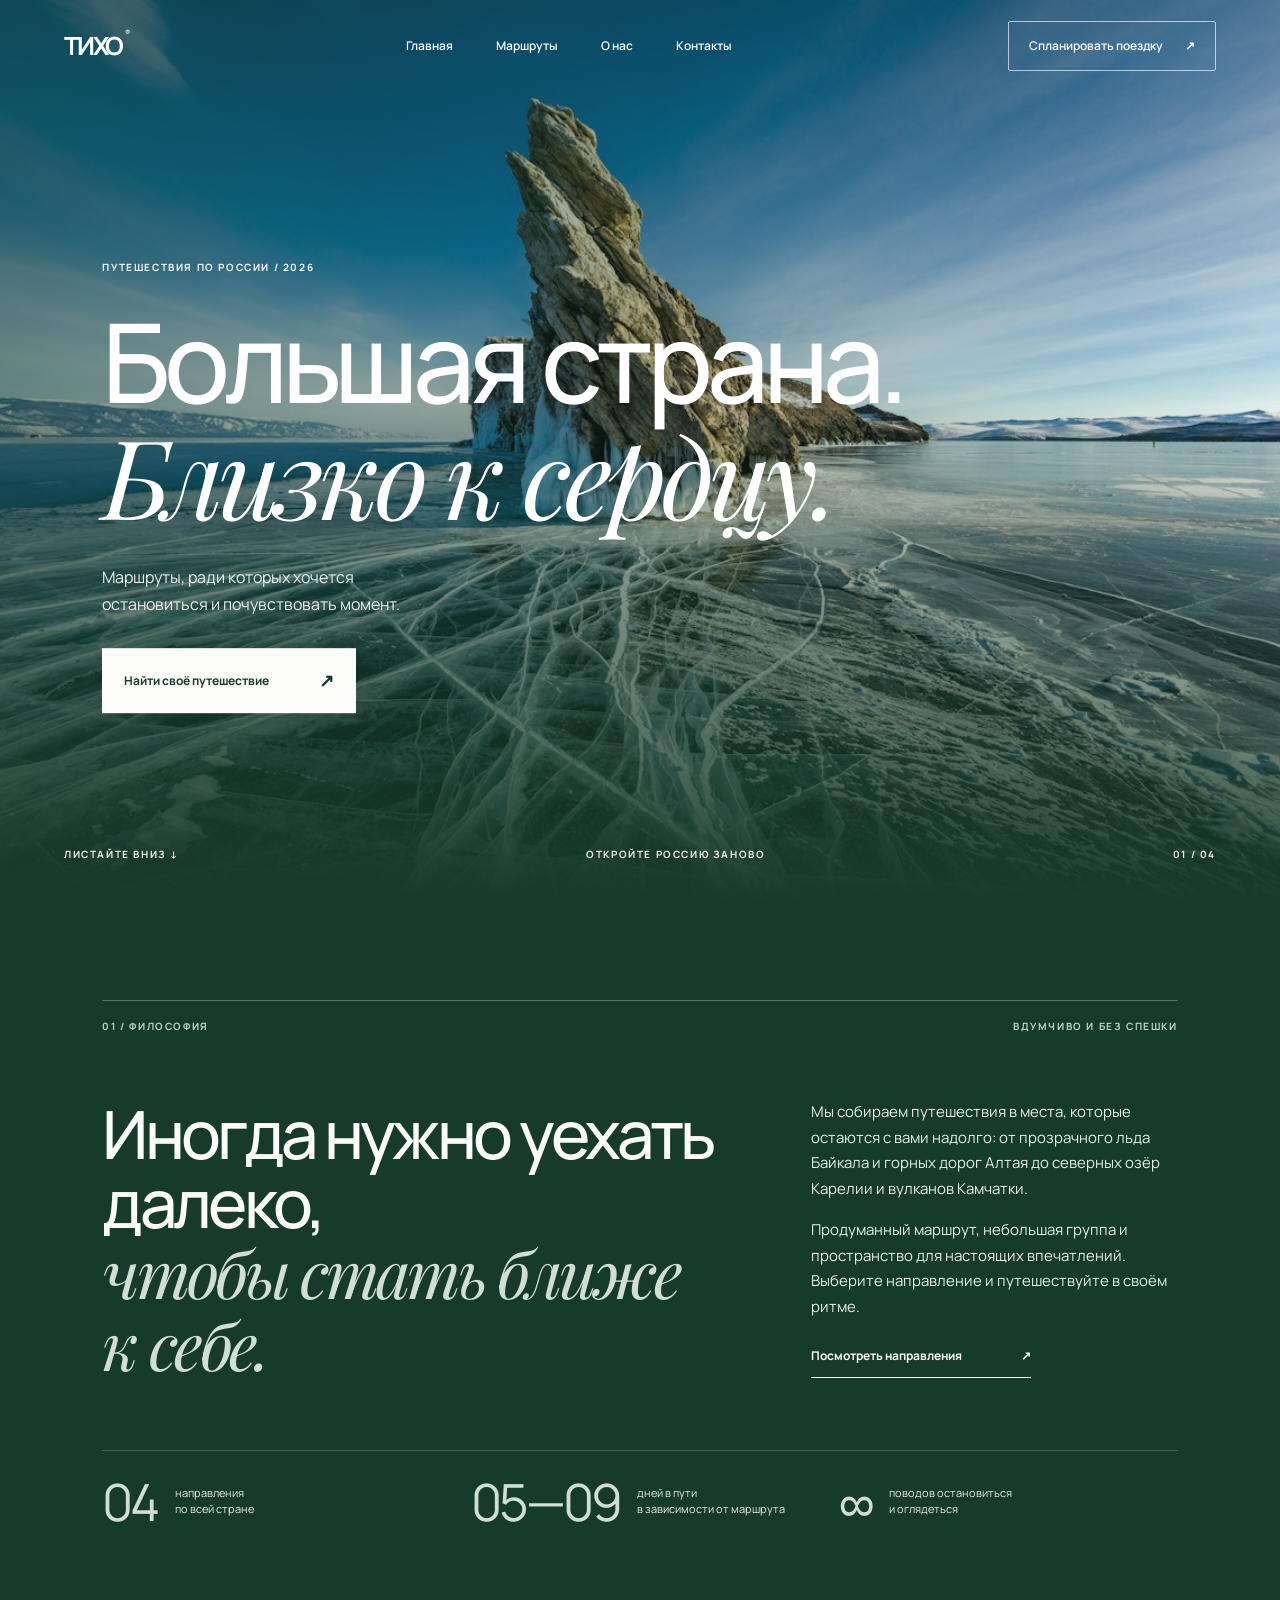
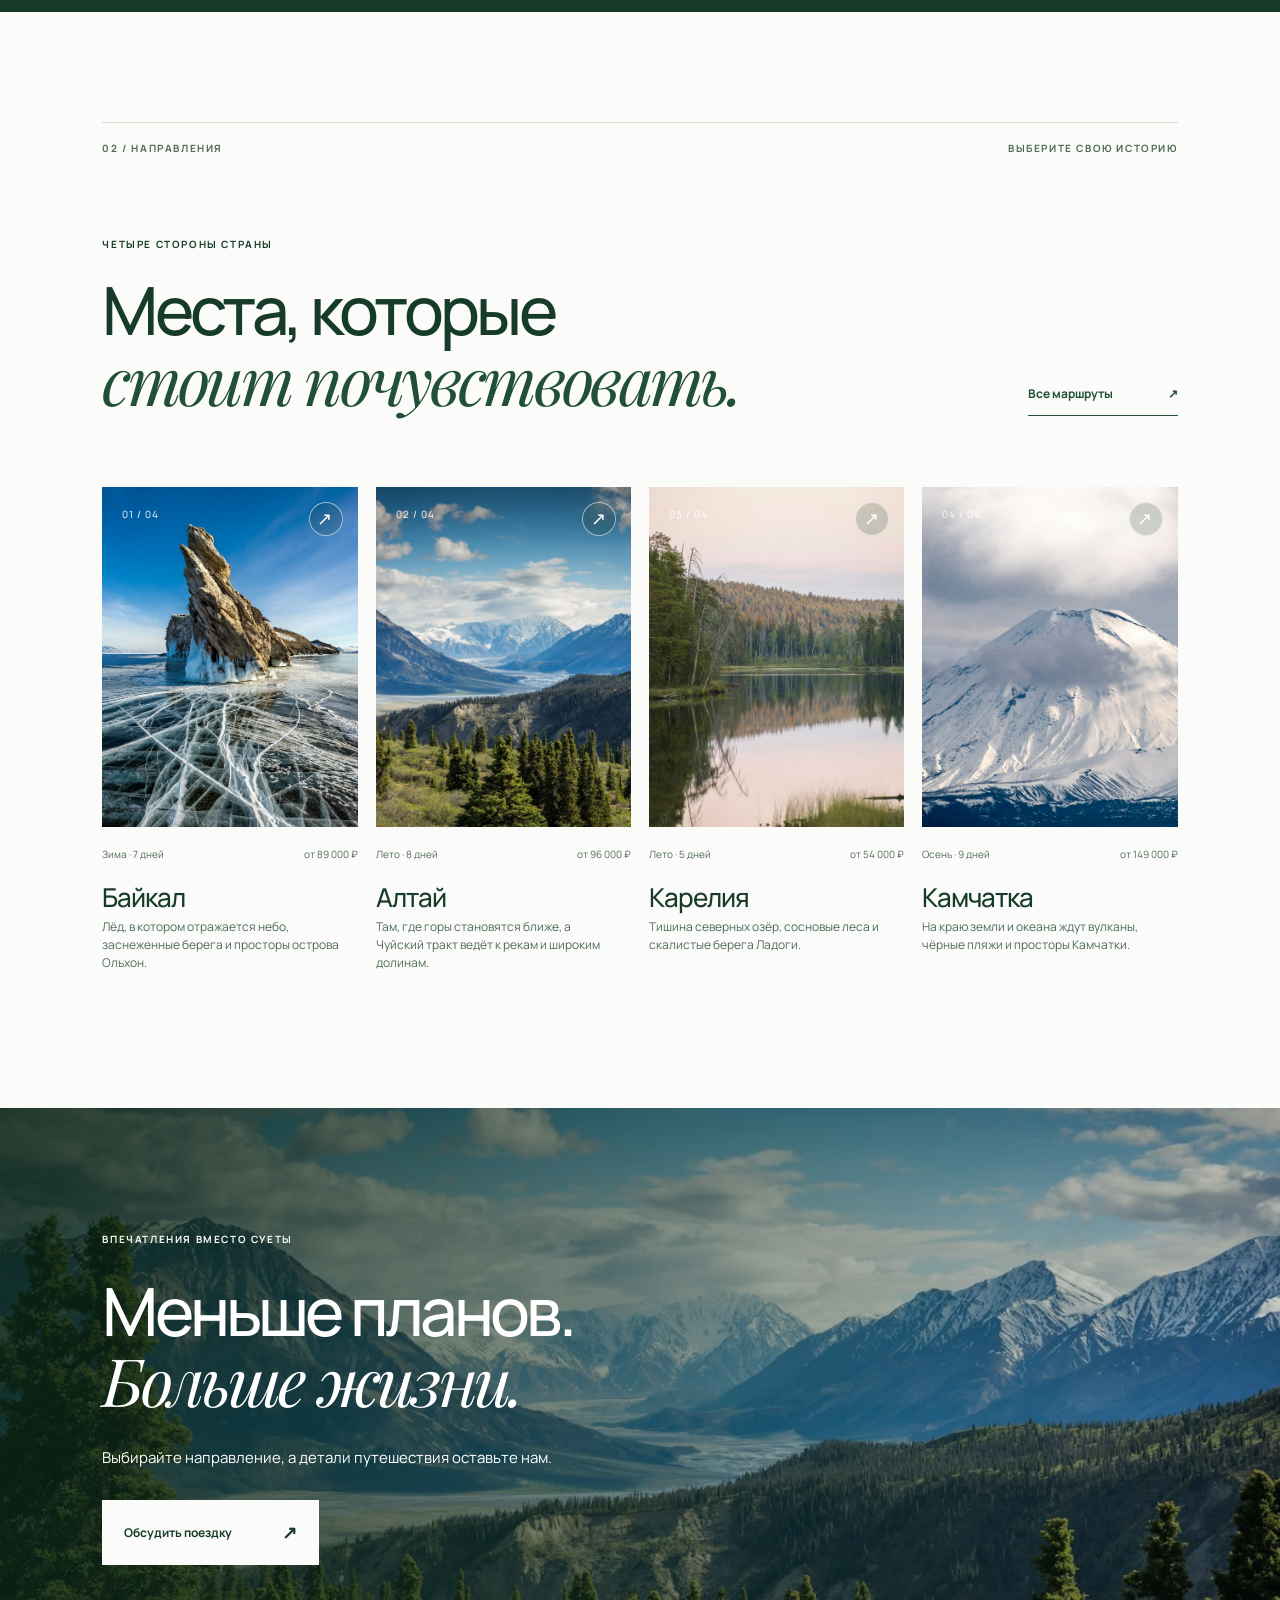
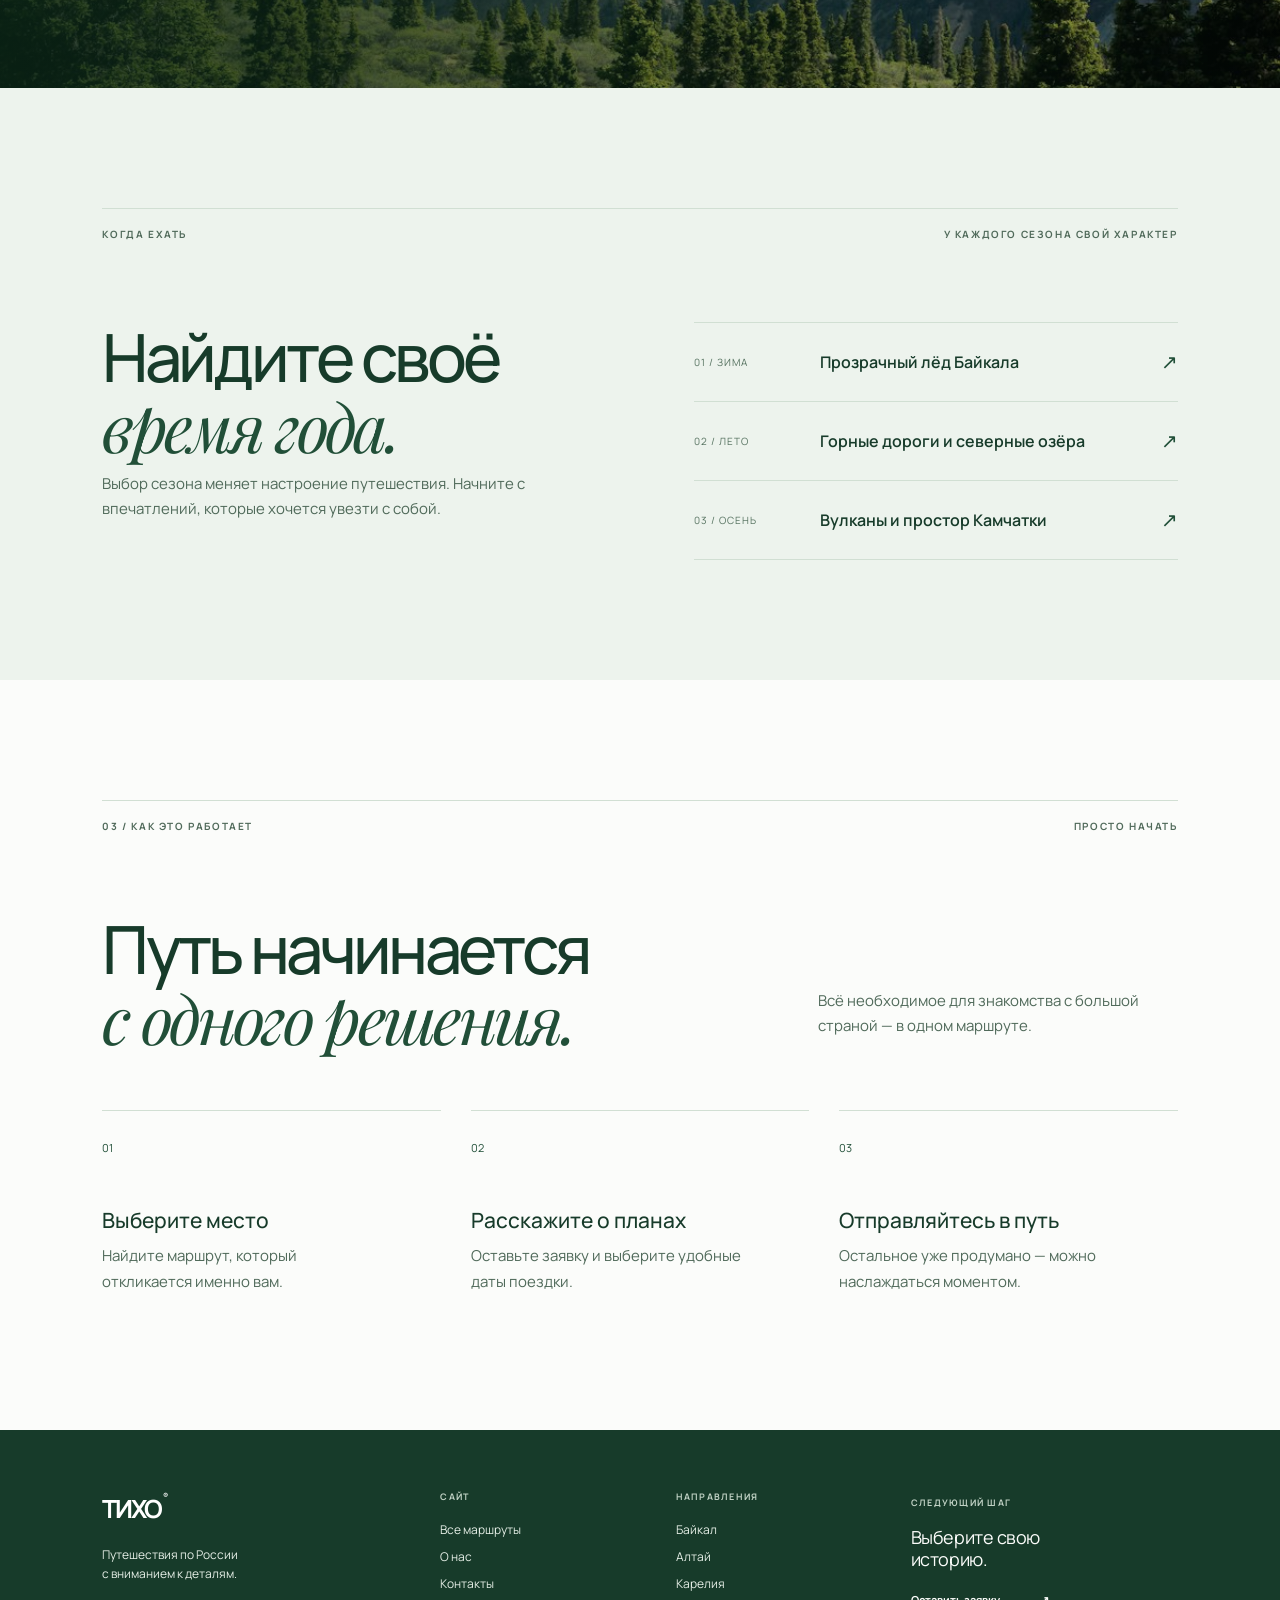
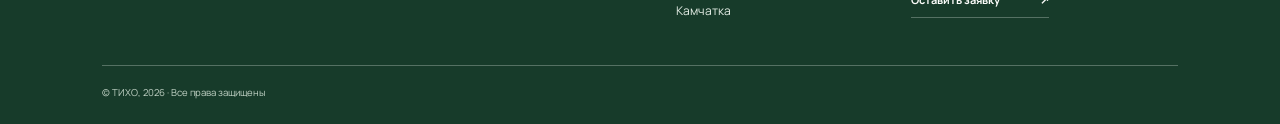
<file: index.html>
<!doctype html>
<html lang="ru">

<head>
    <meta charset="utf-8">
    <meta name="viewport" content="width=device-width,initial-scale=1">
    <meta name="description" content="Продуманные путешествия по самым красивым местам России.">
    <title>Путешествия по России — ТИХО</title>
    <link href="https://cdn.jsdelivr.net/npm/bootstrap@5.3.3/dist/css/bootstrap.min.css" rel="stylesheet">
    <link rel="stylesheet" href="css/style.css">
    <script defer src="js/main.js"></script>
</head>

<body><a class="skip-link" href="#main">К содержанию</a>
    <header class="header navbar" id="header"><a class="logo" href="index.html"
            aria-label="Тихо — на главную">ТИХО<span>®</span></a><button class="menu-toggle" type="button"
            aria-expanded="false" aria-controls="nav">Меню <span>☰</span></button>
        <nav class="nav" id="nav" aria-label="Основная навигация"><a href="index.html">Главная</a><a href="catalog.html">Маршруты</a><a
                href="index.html#about">О нас</a><a href="contacts.html">Контакты</a></nav><a class="header__cta"
            href="contacts.html#order-form">Спланировать поездку <span>↗︎</span></a>
    </header>
    <main id="main">
        <section class="hero"><video class="hero__video" autoplay muted loop playsinline poster="assets/img/0.jpg">
                <source src="assets/video/russia.mp4" type="video/mp4">
            </video>
            <div class="hero__shade"></div>
            <div class="hero__content">
                <p class="eyebrow">ПУТЕШЕСТВИЯ ПО РОССИИ / 2026</p>
                <h1>Большая страна.<br><em>Близко к сердцу.</em></h1>
                <p class="hero__description">Маршруты, ради которых хочется<br>остановиться и почувствовать момент.</p>
                <a class="button button--light btn" href="catalog.html">Найти своё путешествие <span>↗︎</span></a>
            </div>
            <div class="hero__bottom"><span>ЛИСТАЙТЕ ВНИЗ ↓︎</span><span>ОТКРОЙТЕ РОССИЮ ЗАНОВО</span><span>01 /
                    04</span></div>
        </section>
        <section class="intro section about-combined" id="about">
            <div class="section__label"><span>01 / ФИЛОСОФИЯ</span><span>ВДУМЧИВО И БЕЗ СПЕШКИ</span></div>
            <div class="about-combined__content reveal">
                <h2>Иногда нужно уехать далеко,<br><em>чтобы стать ближе к себе.</em></h2>
                <div class="about-combined__copy"><p>Мы собираем путешествия в места, которые остаются с вами надолго: от прозрачного льда Байкала и горных дорог Алтая до северных озёр Карелии и вулканов Камчатки.</p><p>Продуманный маршрут, небольшая группа и пространство для настоящих впечатлений. Выберите направление и путешествуйте в своём ритме.</p><a class="text-link" href="catalog.html">Посмотреть направления <span>↗︎</span></a></div>
            </div>
            <div class="about-combined__facts"><div><strong>04</strong><span>направления<br>по всей стране</span></div><div><strong>05—09</strong><span>дней в пути<br>в зависимости от маршрута</span></div><div><strong>∞</strong><span>поводов остановиться<br>и оглядеться</span></div></div>
        </section>
        <section class="section destinations">
            <div class="section__label"><span>02 / НАПРАВЛЕНИЯ</span><span>ВЫБЕРИТЕ СВОЮ ИСТОРИЮ</span></div>
            <div class="section-heading">
                <div>
                    <p class="eyebrow">ЧЕТЫРЕ СТОРОНЫ СТРАНЫ</p>
                    <h2>Места, которые<br><em>стоит почувствовать.</em></h2>
                </div><a class="text-link" href="catalog.html">Все маршруты <span>↗︎</span></a>
            </div>
            <div class="tour-grid row g-3">
                <article class="tour-card reveal col-12 col-md-6 col-lg-3" data-region="Байкал" data-season="Зима"
                    data-price="89000"><a href="tour.html?tour=baikal" class="tour-card__image"><img
                            src="assets/img/0.jpg" alt="Природа: Байкал" loading="lazy"><span
                            class="tour-card__number">01 / 04</span><span class="tour-card__arrow">↗︎</span></a>
                    <div class="tour-card__meta"><span>Зима · 7 дней</span><span>от 89 000 ₽</span></div><a
                        href="tour.html?tour=baikal">
                        <h3>Байкал</h3>
                    </a>
                    <p>Лёд, в котором отражается небо, заснеженные берега и просторы острова Ольхон.</p>
                </article>
                <article class="tour-card reveal col-12 col-md-6 col-lg-3" data-region="Алтай" data-season="Лето"
                    data-price="96000"><a href="tour.html?tour=altai" class="tour-card__image"><img
                            src="assets/img/1.jpg" alt="Природа: Алтай" loading="lazy"><span
                            class="tour-card__number">02 / 04</span><span class="tour-card__arrow">↗︎</span></a>
                    <div class="tour-card__meta"><span>Лето · 8 дней</span><span>от 96 000 ₽</span></div><a
                        href="tour.html?tour=altai">
                        <h3>Алтай</h3>
                    </a>
                    <p>Там, где горы становятся ближе, а Чуйский тракт ведёт к рекам и широким долинам.</p>
                </article>
                <article class="tour-card reveal col-12 col-md-6 col-lg-3" data-region="Карелия" data-season="Лето"
                    data-price="54000"><a href="tour.html?tour=karelia" class="tour-card__image"><img
                            src="assets/img/2.jpg" alt="Природа: Карелия" loading="lazy"><span
                            class="tour-card__number">03 / 04</span><span class="tour-card__arrow">↗︎</span></a>
                    <div class="tour-card__meta"><span>Лето · 5 дней</span><span>от 54 000 ₽</span></div><a
                        href="tour.html?tour=karelia">
                        <h3>Карелия</h3>
                    </a>
                    <p>Тишина северных озёр, сосновые леса и скалистые берега Ладоги.</p>
                </article>
                <article class="tour-card reveal col-12 col-md-6 col-lg-3" data-region="Камчатка" data-season="Осень"
                    data-price="149000"><a href="tour.html?tour=kamchatka" class="tour-card__image"><img
                            src="assets/img/3.jpg" alt="Природа: Камчатка" loading="lazy"><span
                            class="tour-card__number">04 / 04</span><span class="tour-card__arrow">↗︎</span></a>
                    <div class="tour-card__meta"><span>Осень · 9 дней</span><span>от 149 000 ₽</span></div><a
                        href="tour.html?tour=kamchatka">
                        <h3>Камчатка</h3>
                    </a>
                    <p>На краю земли и океана ждут вулканы, чёрные пляжи и просторы Камчатки.</p>
                </article>
            </div>
        </section>
        <section class="manifesto">
            <div class="manifesto__inner reveal">
                <p class="eyebrow">ВПЕЧАТЛЕНИЯ ВМЕСТО СУЕТЫ</p>
                <h2>Меньше планов.<br><em>Больше жизни.</em></h2>
                <p>Выбирайте направление, а детали путешествия оставьте нам.</p><a href="contacts.html#order-form"
                    class="button button--light btn">Обсудить поездку <span>↗︎</span></a>
            </div>
        </section>
        <section class="season-guide section"><div class="section__label"><span>КОГДА ЕХАТЬ</span><span>У КАЖДОГО СЕЗОНА СВОЙ ХАРАКТЕР</span></div><div class="season-guide__layout"><div><h2>Найдите своё<br><em>время года.</em></h2><p>Выбор сезона меняет настроение путешествия. Начните с впечатлений, которые хочется увезти с собой.</p></div><div class="season-list"><a href="catalog.html?season=Зима"><span>01 / ЗИМА</span><strong>Прозрачный лёд Байкала</strong><b>↗︎</b></a><a href="catalog.html?season=Лето"><span>02 / ЛЕТО</span><strong>Горные дороги и северные озёра</strong><b>↗︎</b></a><a href="catalog.html?season=Осень"><span>03 / ОСЕНЬ</span><strong>Вулканы и простор Камчатки</strong><b>↗︎</b></a></div></div></section>
        <section class="section journal">
            <div class="section__label"><span>03 / КАК ЭТО РАБОТАЕТ</span><span>ПРОСТО НАЧАТЬ</span></div>
            <div class="section-heading">
                <h2>Путь начинается<br><em>с одного решения.</em></h2>
                <p>Всё необходимое для знакомства с большой страной — в одном маршруте.</p>
            </div>
            <div class="steps">
                <article><span>01</span>
                    <h3>Выберите место</h3>
                    <p>Найдите маршрут, который откликается именно вам.</p>
                </article>
                <article><span>02</span>
                    <h3>Расскажите о планах</h3>
                    <p>Оставьте заявку и выберите удобные даты поездки.</p>
                </article>
                <article><span>03</span>
                    <h3>Отправляйтесь в путь</h3>
                    <p>Остальное уже продумано — можно наслаждаться моментом.</p>
                </article>
            </div>
        </section>
    </main>
    <footer class="footer site-footer">
        <div class="site-footer__grid">
            <div class="site-footer__brand"><a class="logo" href="index.html" aria-label="Тихо — на главную">ТИХО<span>®</span></a><p>Путешествия по России<br>с вниманием к деталям.</p></div>
            <nav class="site-footer__links" aria-label="Разделы сайта"><span>САЙТ</span><a href="catalog.html">Все маршруты</a><a href="index.html#about">О нас</a><a href="contacts.html">Контакты</a></nav>
            <nav class="site-footer__links" aria-label="Направления"><span>НАПРАВЛЕНИЯ</span><a href="tour.html?tour=baikal">Байкал</a><a href="tour.html?tour=altai">Алтай</a><a href="tour.html?tour=karelia">Карелия</a><a href="tour.html?tour=kamchatka">Камчатка</a></nav>
            <div class="site-footer__action"><span>СЛЕДУЮЩИЙ ШАГ</span><p>Выберите свою<br>историю.</p><a class="site-footer__cta" href="contacts.html#order-form">Оставить заявку <span aria-hidden="true">↗︎</span></a></div>
        </div>
        <div class="site-footer__bottom"><small>© ТИХО, 2026 · Все права защищены</small></div>
    </footer>
    <button class="back-to-top" type="button" aria-label="Вернуться наверх" title="Наверх" hidden><svg viewBox="0 0 32 32" fill="none" aria-hidden="true"><path d="M16 3 10.8 10h2.3L8 16.2h2.5L5 23h22l-5.5-6.8H24L18.9 10h2.3L16 3Z" fill="currentColor" stroke="currentColor" stroke-width="1.2" stroke-linejoin="round"/><path d="M16 23v4.5m-3 0h6" stroke="currentColor" stroke-width="1.8" stroke-linecap="round"/></svg></button>
</body>

</html>
</file>
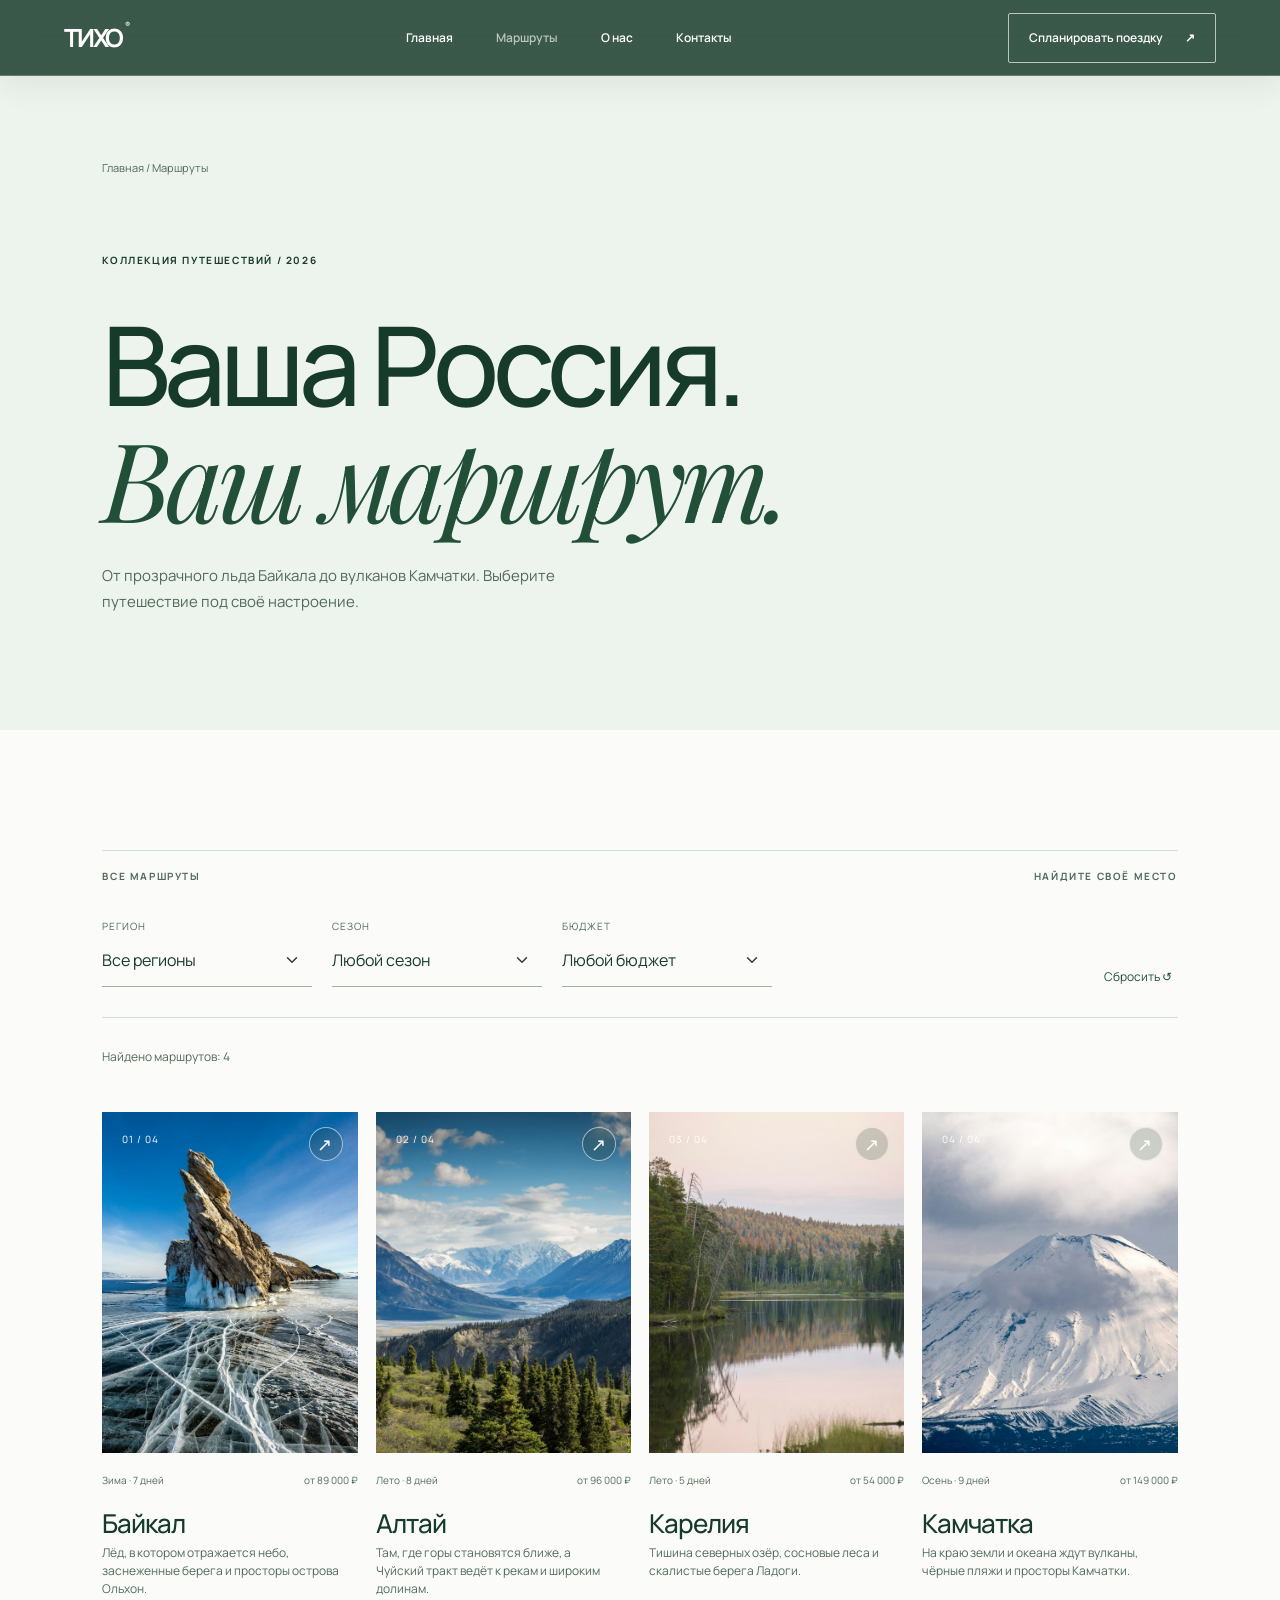
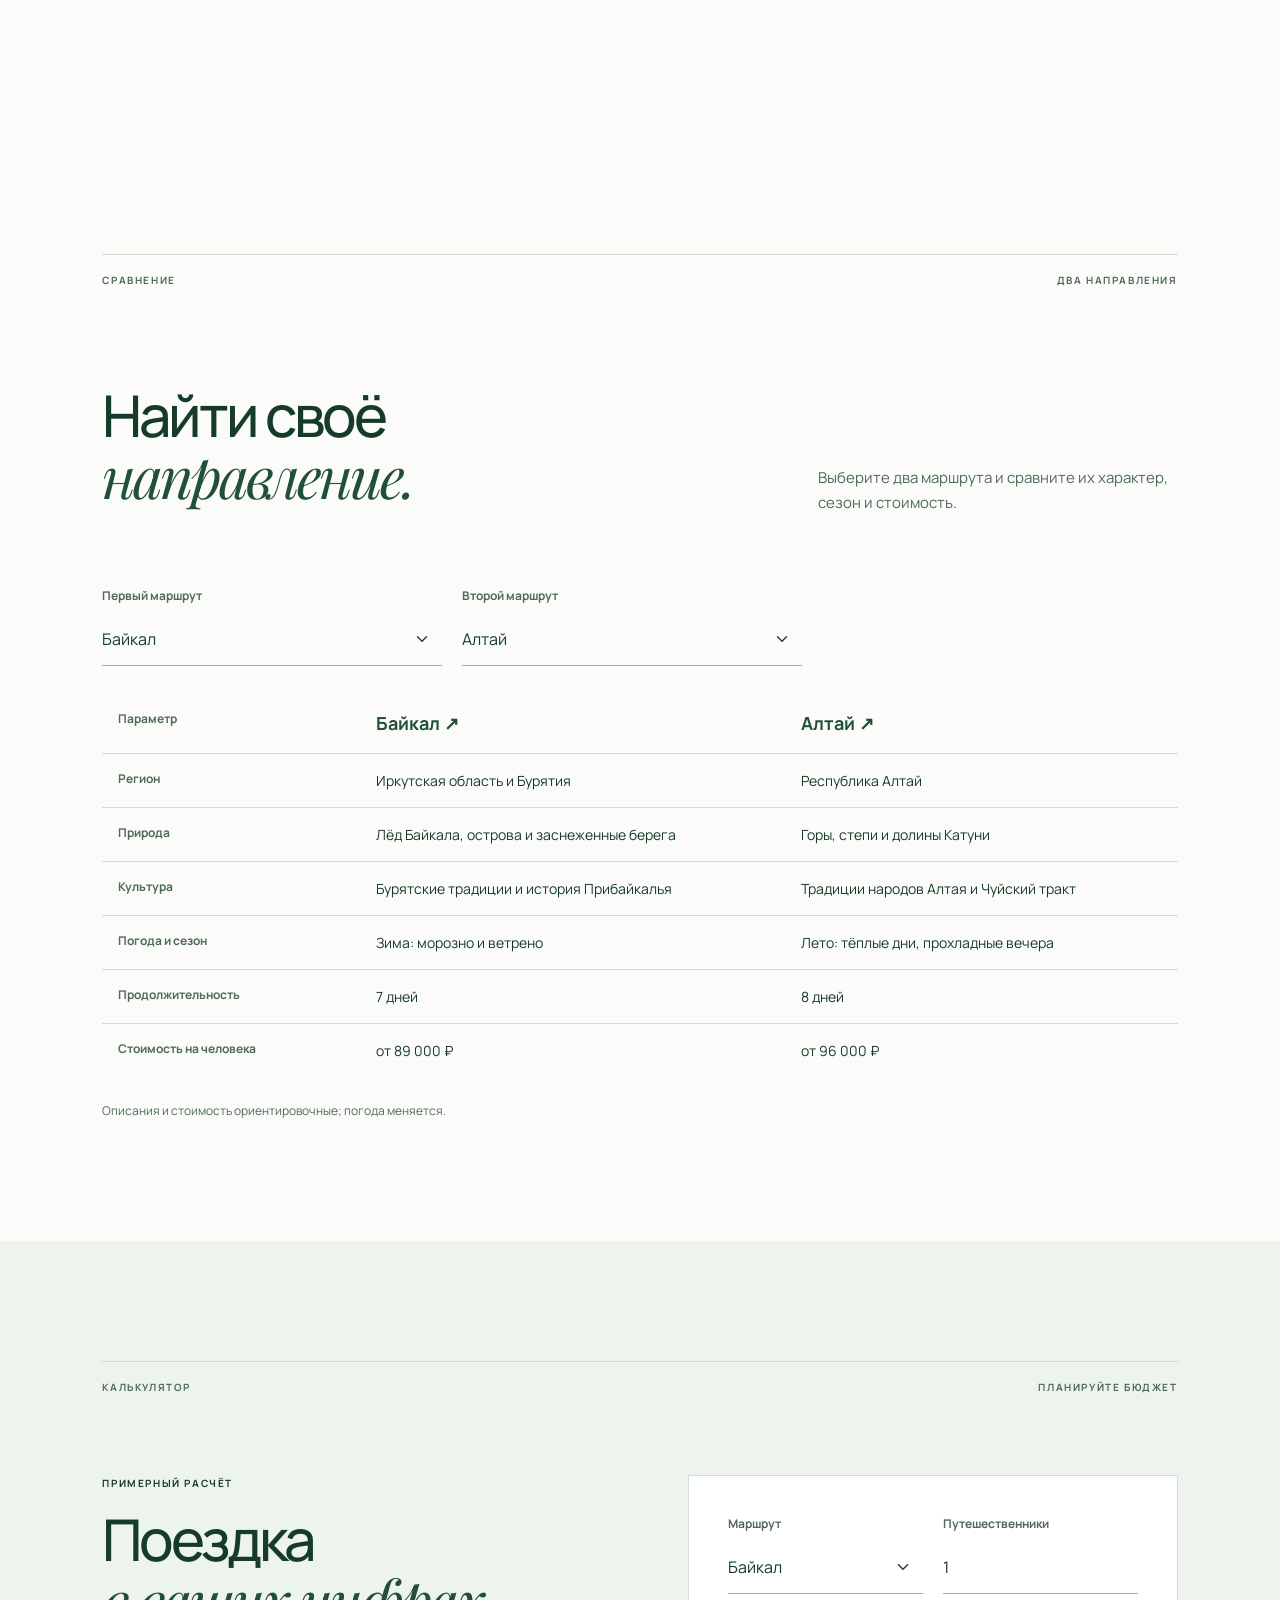
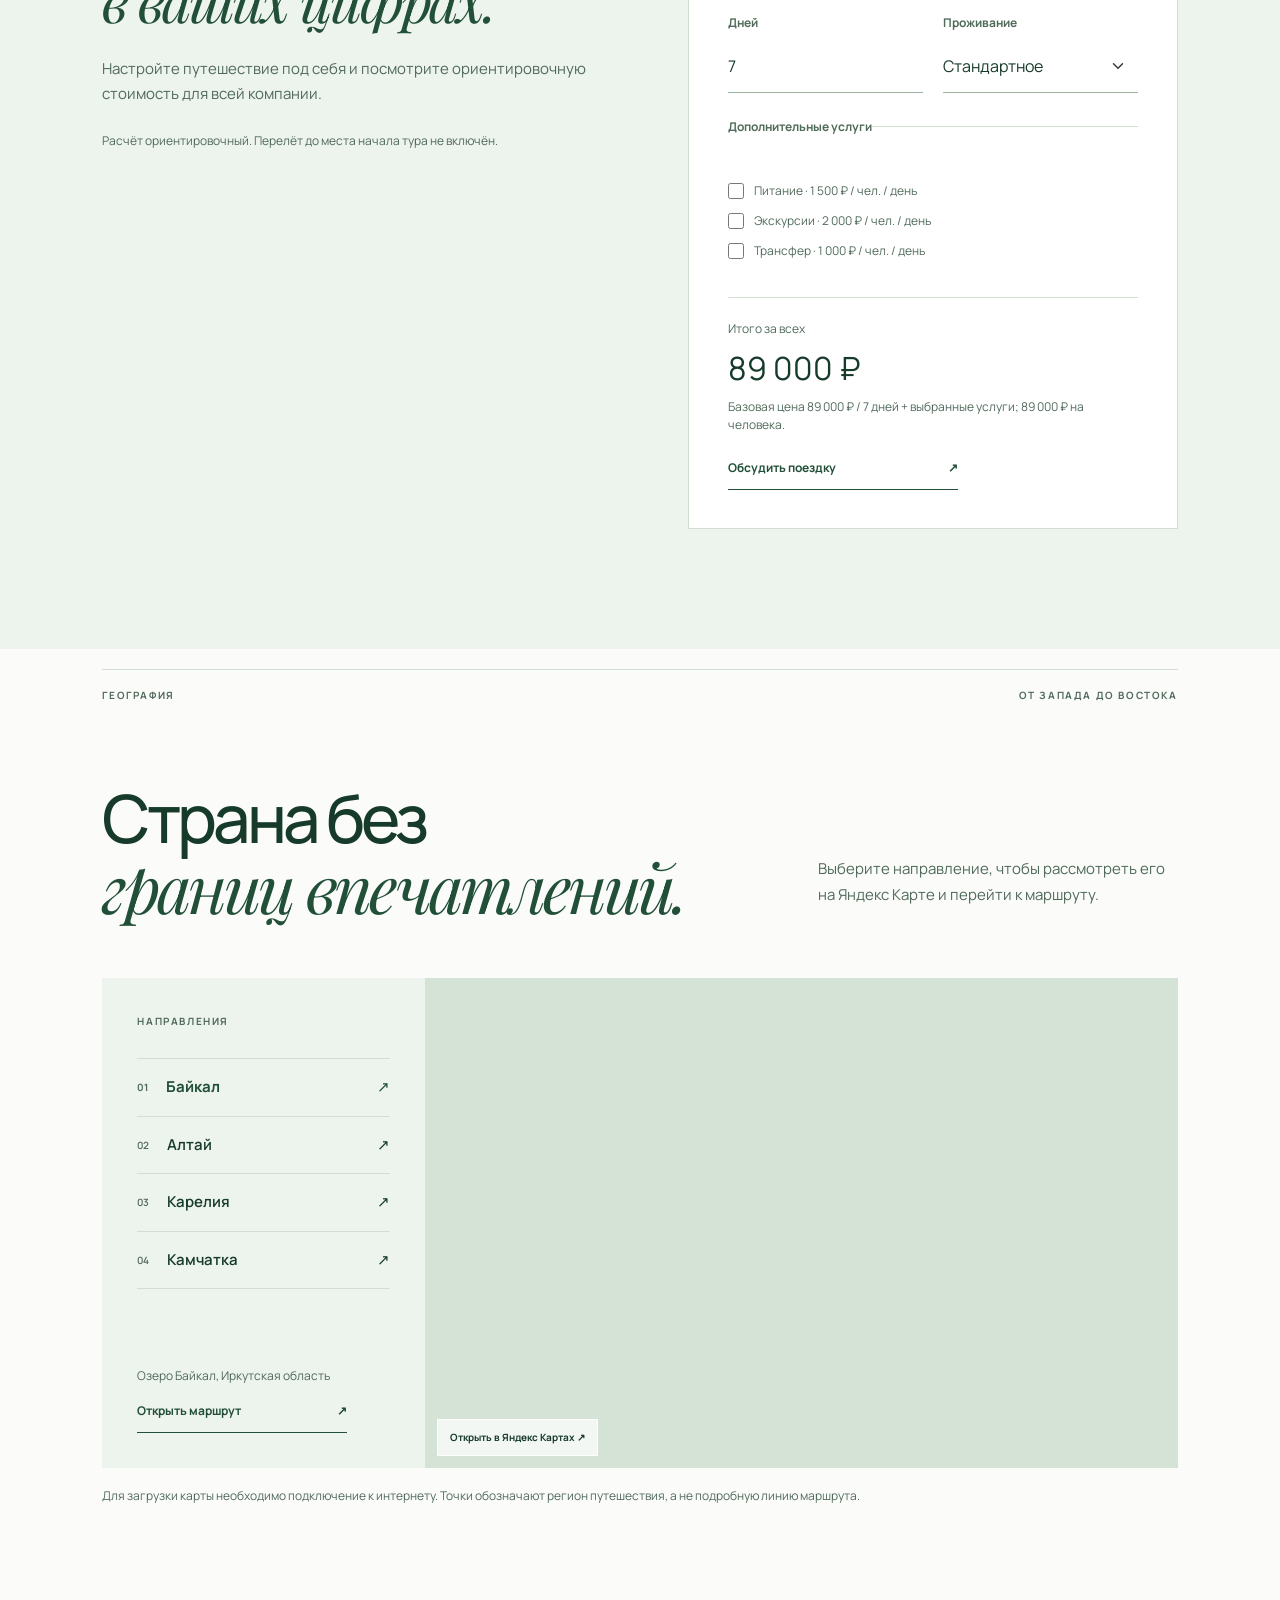
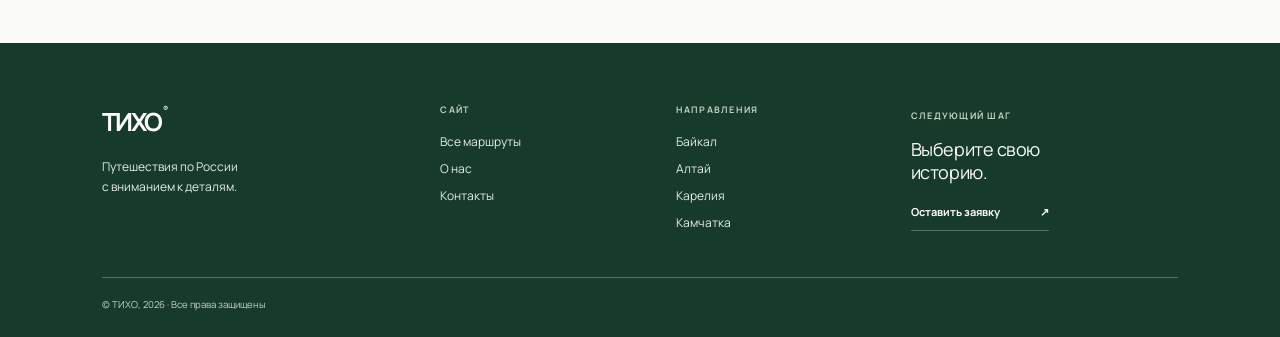
<file: catalog.html>
<!doctype html>
<html lang="ru">

<head>
    <meta charset="utf-8">
    <meta name="viewport" content="width=device-width,initial-scale=1">
    <meta name="description" content="Продуманные путешествия по самым красивым местам России.">
    <title>Маршруты — ТИХО</title>
    <link href="https://cdn.jsdelivr.net/npm/bootstrap@5.3.3/dist/css/bootstrap.min.css" rel="stylesheet">
    <link rel="stylesheet" href="css/style.css">
    <script defer src="js/main.js"></script>
</head>

<body><a class="skip-link" href="#main">К содержанию</a>
    <header class="header navbar" id="header"><a class="logo" href="index.html"
            aria-label="Тихо — на главную">ТИХО<span>®</span></a><button class="menu-toggle" type="button"
            aria-expanded="false" aria-controls="nav">Меню <span>☰</span></button>
        <nav class="nav" id="nav" aria-label="Основная навигация"><a href="index.html">Главная</a><a aria-current="page"
                href="catalog.html">Маршруты</a><a href="index.html#about">О нас</a><a href="contacts.html">Контакты</a>
        </nav><a class="header__cta" href="contacts.html#order-form">Спланировать поездку <span>↗︎</span></a>
    </header>
    <main id="main">
        <section class="page-head">
            <div class="breadcrumbs"><a href="index.html">Главная</a> / Маршруты</div>
            <p class="eyebrow">КОЛЛЕКЦИЯ ПУТЕШЕСТВИЙ / 2026</p>
            <h1>Ваша Россия.<br><em>Ваш маршрут.</em></h1>
            <p>От прозрачного льда Байкала до вулканов Камчатки. Выберите путешествие под своё настроение.</p>
        </section>
        <section class="section catalog">
            <div class="section__label"><span>ВСЕ МАРШРУТЫ</span><span>НАЙДИТЕ СВОЁ МЕСТО</span></div>
            <div class="filters" aria-label="Фильтры маршрутов"><label>Регион<select class="form-select" id="region">
                        <option value="">Все регионы</option>
                        <option>Байкал</option>
                        <option>Алтай</option>
                        <option>Карелия</option>
                        <option>Камчатка</option>
                    </select></label><label>Сезон<select class="form-select" id="season">
                        <option value="">Любой сезон</option>
                        <option>Зима</option>
                        <option>Лето</option>
                        <option>Осень</option>
                    </select></label><label>Бюджет<select class="form-select" id="budget">
                        <option value="">Любой бюджет</option>
                        <option value="80000">До 80 000 ₽</option>
                        <option value="100000">До 100 000 ₽</option>
                        <option value="150000">До 150 000 ₽</option>
                    </select></label><button class="filter-reset" type="button">Сбросить ↺︎</button></div>
            <div class="catalog__count" aria-live="polite">Найдено маршрутов: <span id="count">4</span></div>
            <div class="tour-grid row g-3">
                <article class="tour-card reveal col-12 col-md-6 col-lg-3" data-region="Байкал" data-season="Зима"
                    data-price="89000"><a href="tour.html?tour=baikal" class="tour-card__image"><img
                            src="assets/img/0.jpg" alt="Природа: Байкал" loading="lazy"><span
                            class="tour-card__number">01 / 04</span><span class="tour-card__arrow">↗︎</span></a>
                    <div class="tour-card__meta"><span>Зима · 7 дней</span><span>от 89 000 ₽</span></div><a
                        href="tour.html?tour=baikal">
                        <h3>Байкал</h3>
                    </a>
                    <p>Лёд, в котором отражается небо, заснеженные берега и просторы острова Ольхон.</p>
                </article>
                <article class="tour-card reveal col-12 col-md-6 col-lg-3" data-region="Алтай" data-season="Лето"
                    data-price="96000"><a href="tour.html?tour=altai" class="tour-card__image"><img
                            src="assets/img/1.jpg" alt="Природа: Алтай" loading="lazy"><span
                            class="tour-card__number">02 / 04</span><span class="tour-card__arrow">↗︎</span></a>
                    <div class="tour-card__meta"><span>Лето · 8 дней</span><span>от 96 000 ₽</span></div><a
                        href="tour.html?tour=altai">
                        <h3>Алтай</h3>
                    </a>
                    <p>Там, где горы становятся ближе, а Чуйский тракт ведёт к рекам и широким долинам.</p>
                </article>
                <article class="tour-card reveal col-12 col-md-6 col-lg-3" data-region="Карелия" data-season="Лето"
                    data-price="54000"><a href="tour.html?tour=karelia" class="tour-card__image"><img
                            src="assets/img/2.jpg" alt="Природа: Карелия" loading="lazy"><span
                            class="tour-card__number">03 / 04</span><span class="tour-card__arrow">↗︎</span></a>
                    <div class="tour-card__meta"><span>Лето · 5 дней</span><span>от 54 000 ₽</span></div><a
                        href="tour.html?tour=karelia">
                        <h3>Карелия</h3>
                    </a>
                    <p>Тишина северных озёр, сосновые леса и скалистые берега Ладоги.</p>
                </article>
                <article class="tour-card reveal col-12 col-md-6 col-lg-3" data-region="Камчатка" data-season="Осень"
                    data-price="149000"><a href="tour.html?tour=kamchatka" class="tour-card__image"><img
                            src="assets/img/3.jpg" alt="Природа: Камчатка" loading="lazy"><span
                            class="tour-card__number">04 / 04</span><span class="tour-card__arrow">↗︎</span></a>
                    <div class="tour-card__meta"><span>Осень · 9 дней</span><span>от 149 000 ₽</span></div><a
                        href="tour.html?tour=kamchatka">
                        <h3>Камчатка</h3>
                    </a>
                    <p>На краю земли и океана ждут вулканы, чёрные пляжи и просторы Камчатки.</p>
                </article>
            </div>
            <p class="empty" hidden>По этим параметрам маршрутов пока нет. Попробуйте изменить фильтры.</p>
        </section>

        <section class="section compare-section" id="compare"><div class="section__label"><span>СРАВНЕНИЕ</span><span>ДВА НАПРАВЛЕНИЯ</span></div><div class="section-heading"><h2>Найти своё<br><em>направление.</em></h2><p>Выберите два маршрута и сравните их характер, сезон и стоимость.</p></div><div class="compare-selects"><label>Первый маршрут<select id="compare-first" class="form-select"><option value="baikal">Байкал</option><option value="altai">Алтай</option><option value="karelia">Карелия</option><option value="kamchatka">Камчатка</option></select></label><label>Второй маршрут<select id="compare-second" class="form-select"><option value="baikal">Байкал</option><option value="altai" selected>Алтай</option><option value="karelia">Карелия</option><option value="kamchatka">Камчатка</option></select></label></div><div class="compare-table-wrap"><table class="compare-table"><caption class="visually-hidden">Сравнение выбранных маршрутов</caption><thead id="compare-head"></thead><tbody id="compare-body"></tbody></table></div><p class="feature-note">Описания и стоимость ориентировочные; погода меняется.</p></section>
        <section class="section calculator-section" id="calculator"><div class="section__label"><span>КАЛЬКУЛЯТОР</span><span>ПЛАНИРУЙТЕ БЮДЖЕТ</span></div><div class="feature-layout"><div><p class="eyebrow">ПРИМЕРНЫЙ РАСЧЁТ</p><h2>Поездка<br><em>в ваших цифрах.</em></h2><p>Настройте путешествие под себя и посмотрите ориентировочную стоимость для всей компании.</p><p class="feature-note">Расчёт ориентировочный. Перелёт до места начала тура не включён.</p></div><form class="calculator" id="calculator-form"><div class="calculator__fields"><label>Маршрут<select class="form-select" id="calc-tour"><option value="baikal">Байкал</option><option value="altai">Алтай</option><option value="karelia">Карелия</option><option value="kamchatka">Камчатка</option></select></label><label>Путешественники<input class="form-control" id="calc-people" type="number" min="1" max="20" value="1" required></label><label>Дней<input class="form-control" id="calc-days" type="number" min="1" max="30" value="7" required></label><label>Проживание<select class="form-select" id="calc-stay"><option value="0">Стандартное</option><option value="3000">Комфорт · +3 000 ₽ / чел. / день</option></select></label></div><fieldset><legend>Дополнительные услуги</legend><label><input type="checkbox" value="1500" class="calc-extra"> Питание · 1 500 ₽ / чел. / день</label><label><input type="checkbox" value="2000" class="calc-extra"> Экскурсии · 2 000 ₽ / чел. / день</label><label><input type="checkbox" value="1000" class="calc-extra"> Трансфер · 1 000 ₽ / чел. / день</label></fieldset><div class="calculator__result" aria-live="polite"><span>Итого за всех</span><strong id="calc-total">89 000 ₽</strong><small id="calc-detail"></small></div><a class="text-link" id="calc-order" href="contacts.html?tour=baikal#order-form">Обсудить поездку <span>↗</span></a></form></div></section>
        <section class="section map-section">
            <div class="section__label"><span>ГЕОГРАФИЯ</span><span>ОТ ЗАПАДА ДО ВОСТОКА</span></div>
            <div class="section-heading"><h2>Страна без<br><em>границ впечатлений.</em></h2><p>Выберите направление, чтобы рассмотреть его на Яндекс Карте и перейти к маршруту.</p></div>
            <div class="map-explorer">
                <div class="map-explorer__sidebar"><p class="eyebrow">НАПРАВЛЕНИЯ</p><div class="map-explorer__buttons" role="group" aria-label="Выбор направления на карте">
                    <button type="button" class="map-choice is-active" data-map="baikal" aria-pressed="true"><span>01</span> Байкал <b>↗︎</b></button>
                    <button type="button" class="map-choice" data-map="altai" aria-pressed="false"><span>02</span> Алтай <b>↗︎</b></button>
                    <button type="button" class="map-choice" data-map="karelia" aria-pressed="false"><span>03</span> Карелия <b>↗︎</b></button>
                    <button type="button" class="map-choice" data-map="kamchatka" aria-pressed="false"><span>04</span> Камчатка <b>↗︎</b></button>
                </div><div class="map-explorer__details" aria-live="polite"><p id="map-caption">Озеро Байкал, Иркутская область</p><a id="map-tour" href="tour.html?tour=baikal" class="text-link">Открыть маршрут <span>↗︎</span></a></div></div>
                <div class="map-explorer__frame"><iframe id="yandex-map" title="Яндекс Карта: Байкал" src="https://yandex.ru/map-widget/v1/?ll=107.500000%2C53.500000&amp;z=6&amp;pt=107.500000%2C53.500000%2Cpm2rdm" loading="lazy" allowfullscreen></iframe><a class="map-explorer__fallback" id="map-external" href="https://yandex.ru/maps/?ll=107.500000%2C53.500000&amp;z=6" target="_blank" rel="noopener noreferrer">Открыть в Яндекс Картах ↗︎</a></div>
            </div><p class="map-note">Для загрузки карты необходимо подключение к интернету. Точки обозначают регион путешествия, а не подробную линию маршрута.</p>
        </section>
    </main>
    <footer class="footer site-footer">
        <div class="site-footer__grid">
            <div class="site-footer__brand"><a class="logo" href="index.html" aria-label="Тихо — на главную">ТИХО<span>®</span></a><p>Путешествия по России<br>с вниманием к деталям.</p></div>
            <nav class="site-footer__links" aria-label="Разделы сайта"><span>САЙТ</span><a href="catalog.html">Все маршруты</a><a href="index.html#about">О нас</a><a href="contacts.html">Контакты</a></nav>
            <nav class="site-footer__links" aria-label="Направления"><span>НАПРАВЛЕНИЯ</span><a href="tour.html?tour=baikal">Байкал</a><a href="tour.html?tour=altai">Алтай</a><a href="tour.html?tour=karelia">Карелия</a><a href="tour.html?tour=kamchatka">Камчатка</a></nav>
            <div class="site-footer__action"><span>СЛЕДУЮЩИЙ ШАГ</span><p>Выберите свою<br>историю.</p><a class="site-footer__cta" href="contacts.html#order-form">Оставить заявку <span aria-hidden="true">↗︎</span></a></div>
        </div>
        <div class="site-footer__bottom"><small>© ТИХО, 2026 · Все права защищены</small></div>
    </footer>
    <button class="back-to-top" type="button" aria-label="Вернуться наверх" title="Наверх" hidden><svg viewBox="0 0 32 32" fill="none" aria-hidden="true"><path d="M16 3 10.8 10h2.3L8 16.2h2.5L5 23h22l-5.5-6.8H24L18.9 10h2.3L16 3Z" fill="currentColor" stroke="currentColor" stroke-width="1.2" stroke-linejoin="round"/><path d="M16 23v4.5m-3 0h6" stroke="currentColor" stroke-width="1.8" stroke-linecap="round"/></svg></button>
</body>

</html>
</file>
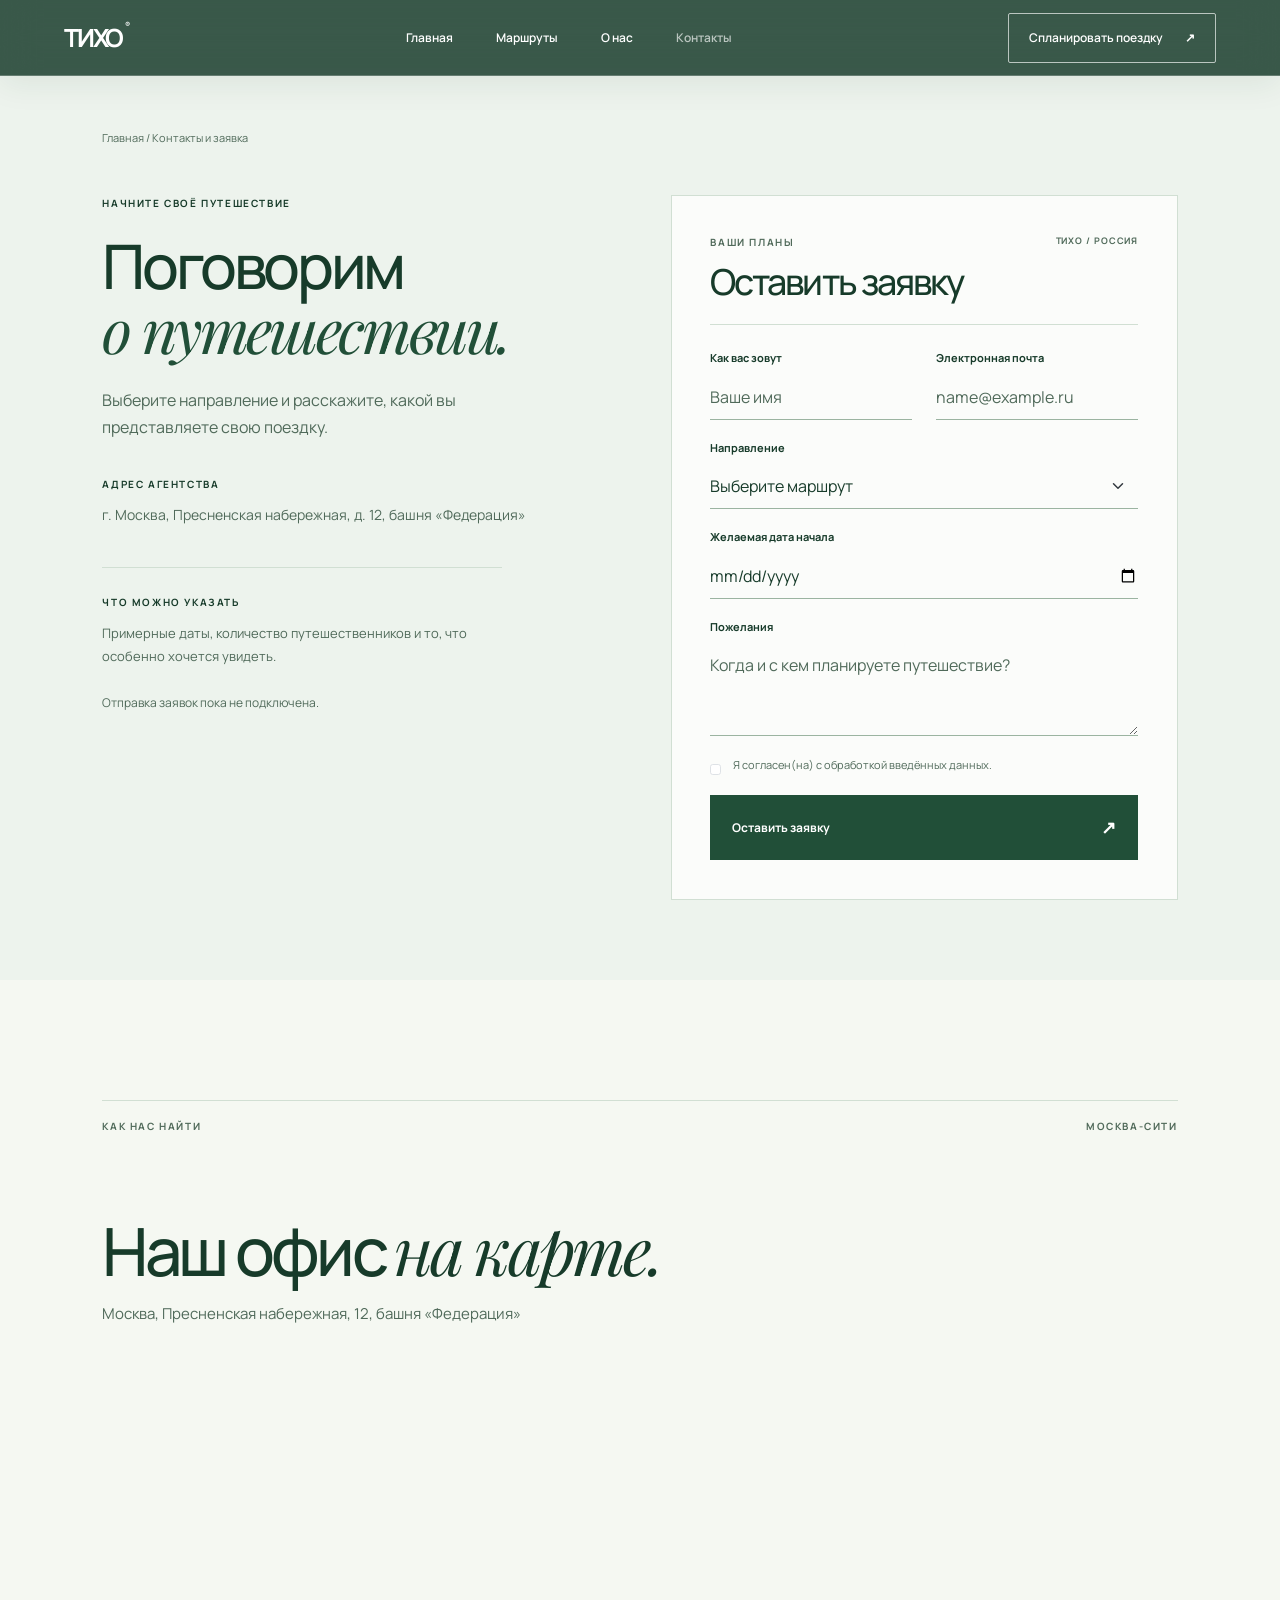
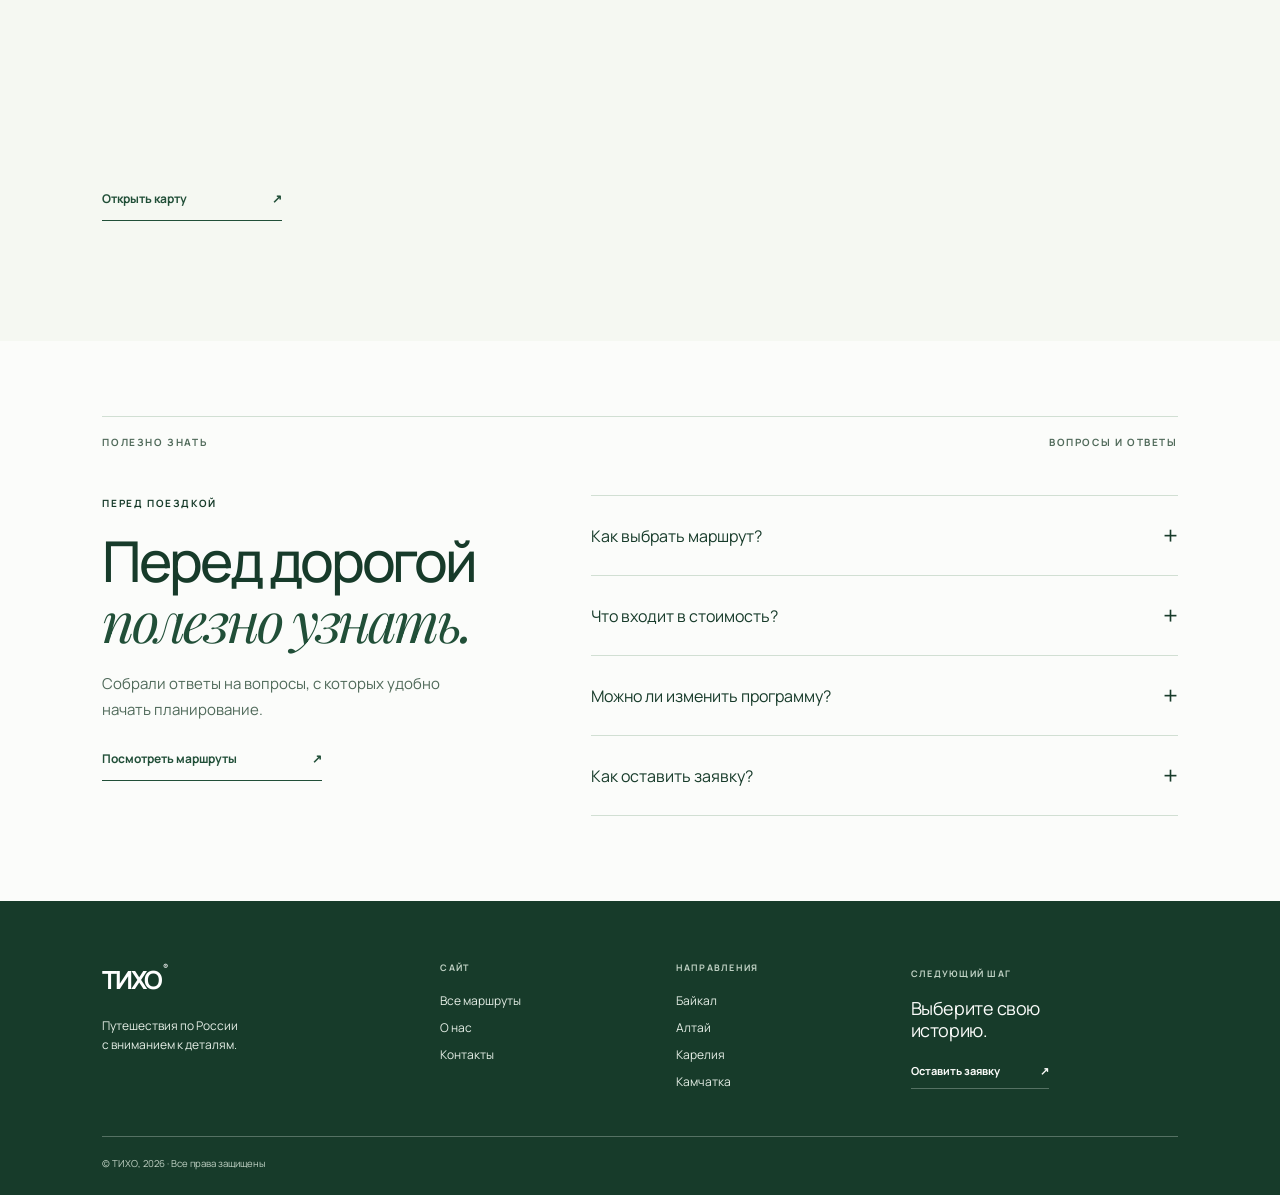
<file: contacts.html>
<!doctype html>
<html lang="ru">

<head>
    <meta charset="utf-8">
    <meta name="viewport" content="width=device-width,initial-scale=1">
    <meta name="description" content="Продуманные путешествия по самым красивым местам России.">
    <title>Контакты и заявка — ТИХО</title>
    <link href="https://cdn.jsdelivr.net/npm/bootstrap@5.3.3/dist/css/bootstrap.min.css" rel="stylesheet">
    <link rel="stylesheet" href="css/style.css">
    <script defer src="js/main.js"></script>
</head>

<body class="contacts-page"><a class="skip-link" href="#main">К содержанию</a>
    <header class="header navbar" id="header"><a class="logo" href="index.html"
            aria-label="Тихо — на главную">ТИХО<span>®</span></a><button class="menu-toggle" type="button"
            aria-expanded="false" aria-controls="nav">Меню <span>☰</span></button>
        <nav class="nav" id="nav" aria-label="Основная навигация"><a href="index.html">Главная</a><a href="catalog.html">Маршруты</a><a
                href="index.html#about">О нас</a><a aria-current="page" href="contacts.html">Контакты</a></nav><a
            class="header__cta" href="contacts.html#order-form">Спланировать поездку <span>↗︎</span></a>
    </header>
    <main id="main">
        <section class="contact-lead">
            <div class="breadcrumbs"><a href="index.html">Главная</a> / Контакты и заявка</div>
            <div class="contact-lead__grid">
                <div class="contact-lead__intro"><p class="eyebrow">НАЧНИТЕ СВОЁ ПУТЕШЕСТВИЕ</p><h1>Поговорим<br><em>о путешествии.</em></h1><p>Выберите направление и расскажите, какой вы представляете свою поездку.</p><address class="contact-lead__address"><span class="eyebrow">АДРЕС АГЕНТСТВА</span><p>г. Москва, Пресненская набережная, д. 12, башня «Федерация»</p></address><div class="contact-lead__note"><span class="eyebrow">ЧТО МОЖНО УКАЗАТЬ</span><p>Примерные даты, количество путешественников и то, что особенно хочется увидеть.</p></div><p class="contact-lead__demo">Отправка заявок пока не подключена.</p></div>
                <div class="contact-form-panel"><div class="contact-form-panel__heading"><div><p class="eyebrow">ВАШИ ПЛАНЫ</p><h2>Оставить заявку</h2></div><span>ТИХО / РОССИЯ</span></div><form class="order-form" id="order-form"><label>Как вас зовут<input class="form-control" name="name"
                        required minlength="2" placeholder="Ваше имя"></label><label>Электронная почта<input
                        class="form-control" type="email" name="email" required
                        placeholder="name@example.ru"></label><label>Направление<select class="form-select" name="tour"
                        id="order-tour" required>
                        <option value="">Выберите маршрут</option>
                        <option value="baikal">Байкал</option>
                        <option value="altai">Алтай</option>
                        <option value="karelia">Карелия</option>
                        <option value="kamchatka">Камчатка</option>
                    </select></label><label>Желаемая дата начала<input class="form-control" type="date" name="date" id="order-date"></label><label>Пожелания<textarea class="form-control" name="message" rows="3"
                        placeholder="Когда и с кем планируете путешествие?"></textarea></label><label
                    class="consent"><input class="form-check-input" type="checkbox" required> <span>Я согласен(на) с
                        обработкой введённых данных.</span></label><button
                    class="button button--dark btn" type="submit">Оставить заявку <span>↗︎</span></button>
                <p class="form-message" role="status" hidden>Форма заполнена, но отправка заявок пока не подключена.</p>
            </form></div>
            </div>
        </section>
        <section class="section contact-map" aria-labelledby="contact-map-title">
            <div class="section__label"><span>КАК НАС НАЙТИ</span><span>МОСКВА-СИТИ</span></div>
            <h2 id="contact-map-title">Наш офис <em>на карте.</em></h2>
            <p>Москва, Пресненская набережная, 12, башня «Федерация»</p>
            <iframe src="https://yandex.ru/map-widget/v1/?ll=37.5393%2C55.7498&amp;z=16&amp;pt=37.5393%2C55.7498%2Cpm2rdm" title="Офис в башне Федерация на карте Москвы" loading="lazy" allowfullscreen></iframe>
            <a class="text-link" href="https://yandex.ru/maps/?pt=37.5393%2C55.7498&amp;z=16&amp;l=map" target="_blank" rel="noopener noreferrer">Открыть карту <span aria-hidden="true">↗︎</span></a>
        </section>
        <section class="section faq contact-faq"><div class="section__label"><span>ПОЛЕЗНО ЗНАТЬ</span><span>ВОПРОСЫ И ОТВЕТЫ</span></div><div class="contact-faq__layout"><div><p class="eyebrow">ПЕРЕД ПОЕЗДКОЙ</p><h2>Перед дорогой<br><em>полезно узнать.</em></h2><p>Собрали ответы на вопросы, с которых удобно начать планирование.</p><a class="text-link" href="catalog.html">Посмотреть маршруты <span>↗︎</span></a></div><div class="accordion">
                <details>
                    <summary>Как выбрать маршрут? <b>+</b></summary>
                    <p>Ориентируйтесь на сезон, продолжительность и бюджет. Фильтры в каталоге помогут сузить выбор.</p>
                </details>
                <details>
                    <summary>Что входит в стоимость? <b>+</b></summary>
                    <p>Состав программы и условия зависят от маршрута. Уточните детали перед бронированием.</p>
                </details>
                <details>
                    <summary>Можно ли изменить программу? <b>+</b></summary>
                    <p>Условия изменения программы и доступность уточняйте отдельно.
                    </p>
                </details>
                <details>
                    <summary>Как оставить заявку? <b>+</b></summary>
                    <p>Отправка заявок через форму пока не подключена.</p>
                </details>
            </div></div></section>
    </main>
    <footer class="footer site-footer">
        <div class="site-footer__grid">
            <div class="site-footer__brand"><a class="logo" href="index.html" aria-label="Тихо — на главную">ТИХО<span>®</span></a><p>Путешествия по России<br>с вниманием к деталям.</p></div>
            <nav class="site-footer__links" aria-label="Разделы сайта"><span>САЙТ</span><a href="catalog.html">Все маршруты</a><a href="index.html#about">О нас</a><a href="contacts.html">Контакты</a></nav>
            <nav class="site-footer__links" aria-label="Направления"><span>НАПРАВЛЕНИЯ</span><a href="tour.html?tour=baikal">Байкал</a><a href="tour.html?tour=altai">Алтай</a><a href="tour.html?tour=karelia">Карелия</a><a href="tour.html?tour=kamchatka">Камчатка</a></nav>
            <div class="site-footer__action"><span>СЛЕДУЮЩИЙ ШАГ</span><p>Выберите свою<br>историю.</p><a class="site-footer__cta" href="contacts.html#order-form">Оставить заявку <span aria-hidden="true">↗︎</span></a></div>
        </div>
        <div class="site-footer__bottom"><small>© ТИХО, 2026 · Все права защищены</small></div>
    </footer>
    <button class="back-to-top" type="button" aria-label="Вернуться наверх" title="Наверх" hidden><svg viewBox="0 0 32 32" fill="none" aria-hidden="true"><path d="M16 3 10.8 10h2.3L8 16.2h2.5L5 23h22l-5.5-6.8H24L18.9 10h2.3L16 3Z" fill="currentColor" stroke="currentColor" stroke-width="1.2" stroke-linejoin="round"/><path d="M16 23v4.5m-3 0h6" stroke="currentColor" stroke-width="1.8" stroke-linecap="round"/></svg></button>
</body>

</html>
</file>
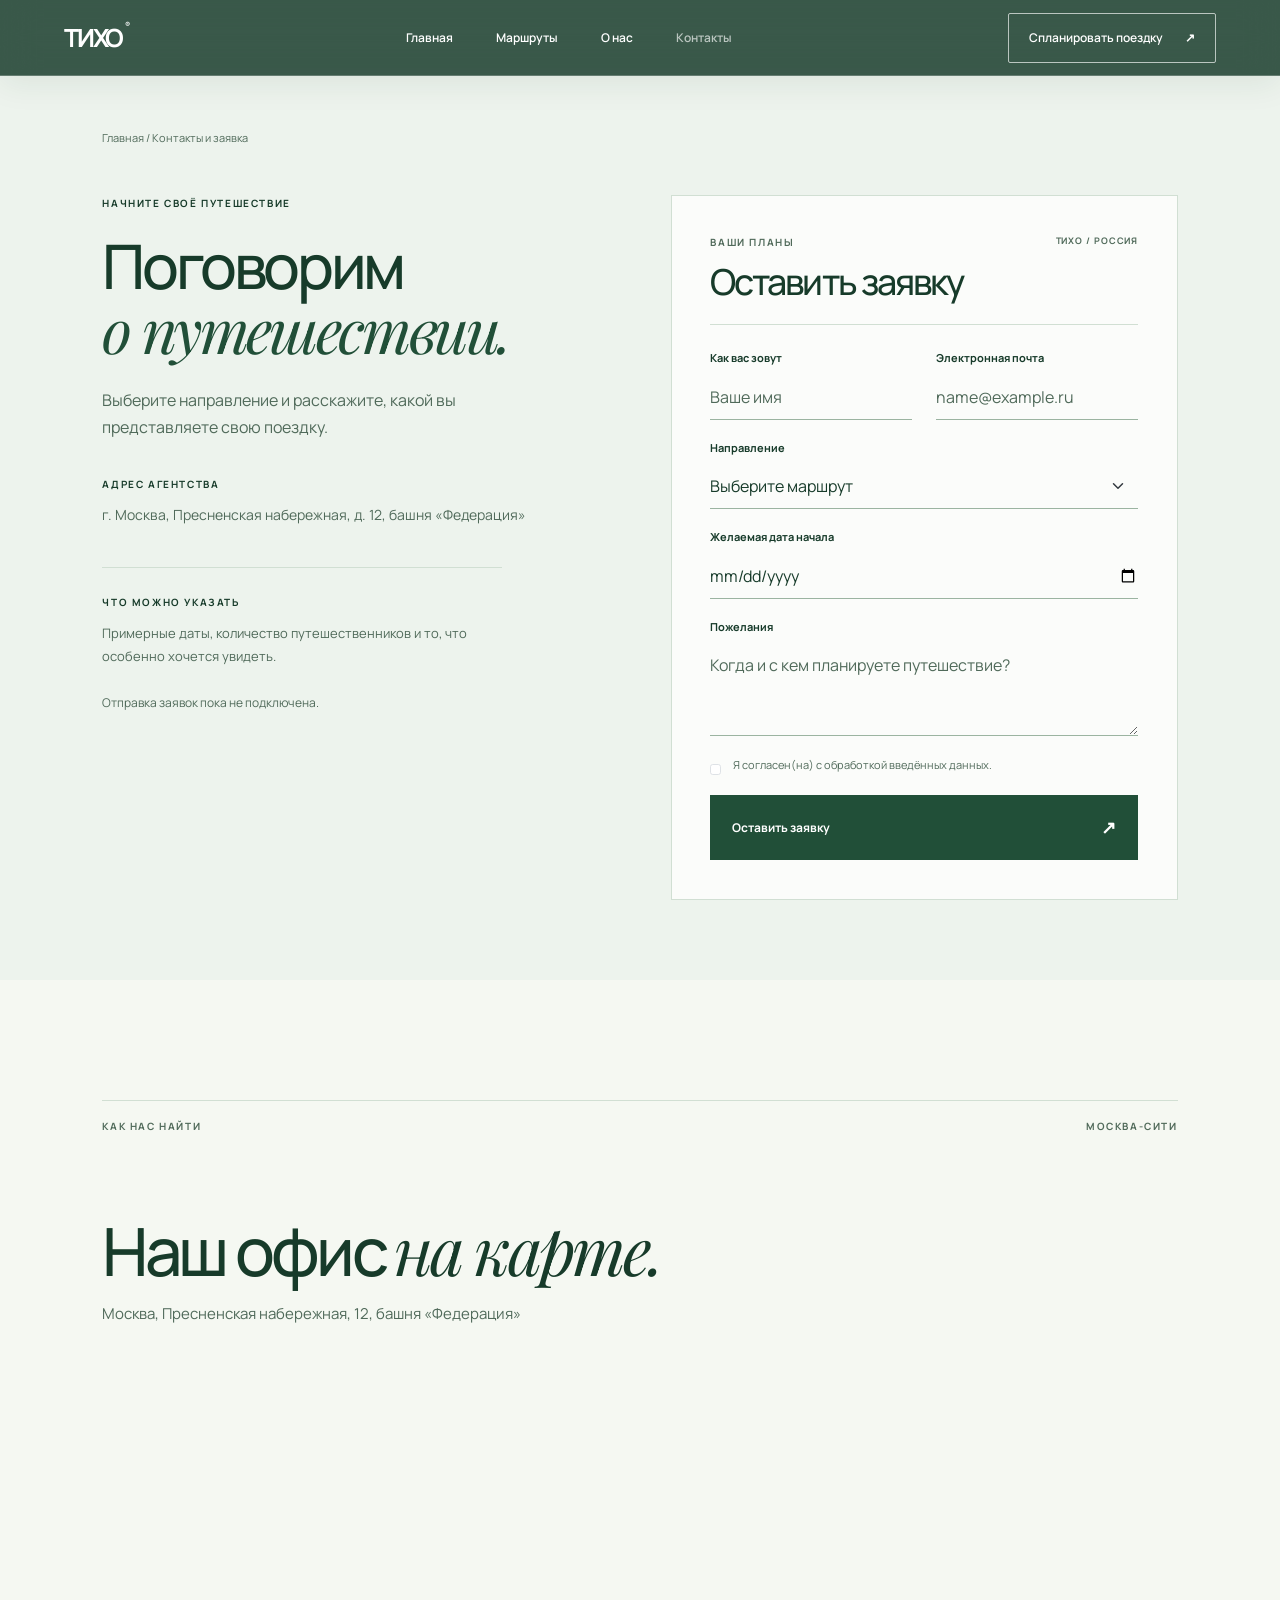
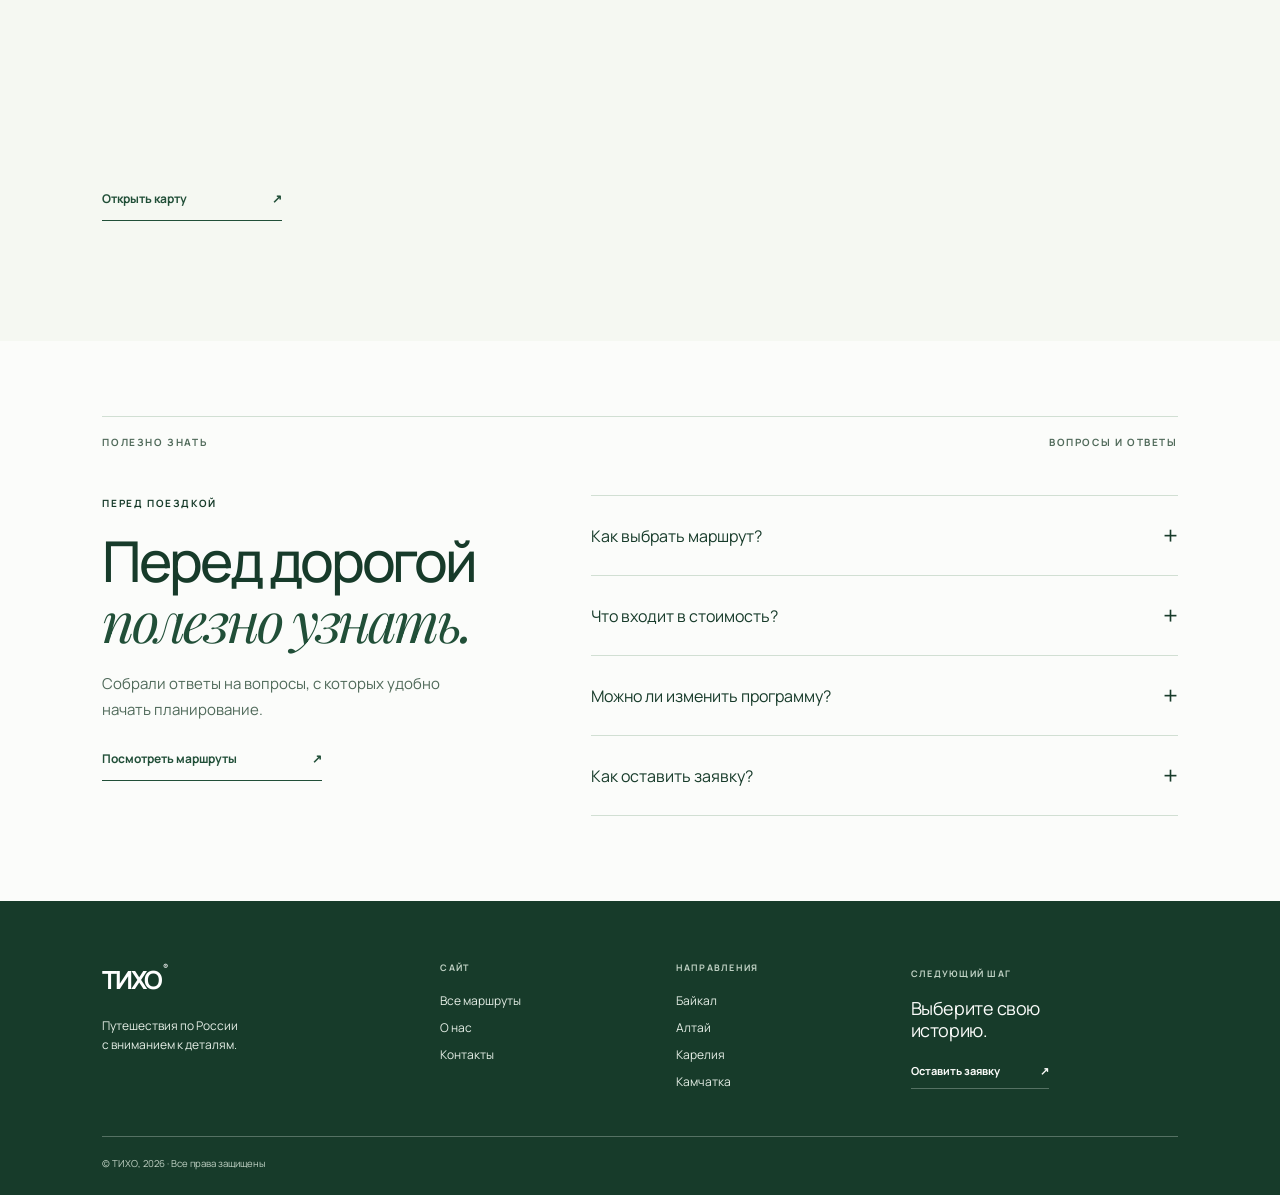
<file: order.html>
<!doctype html><html lang="ru"><head><meta charset="utf-8"><meta name="viewport" content="width=device-width,initial-scale=1"><title>Контакты и заявка — ТИХО</title><script>location.replace('contacts.html' + location.search + '#order-form');</script></head><body><p>Страница заявки переехала. <a href="contacts.html#order-form">Перейти к форме</a>.</p></body></html>
</file>
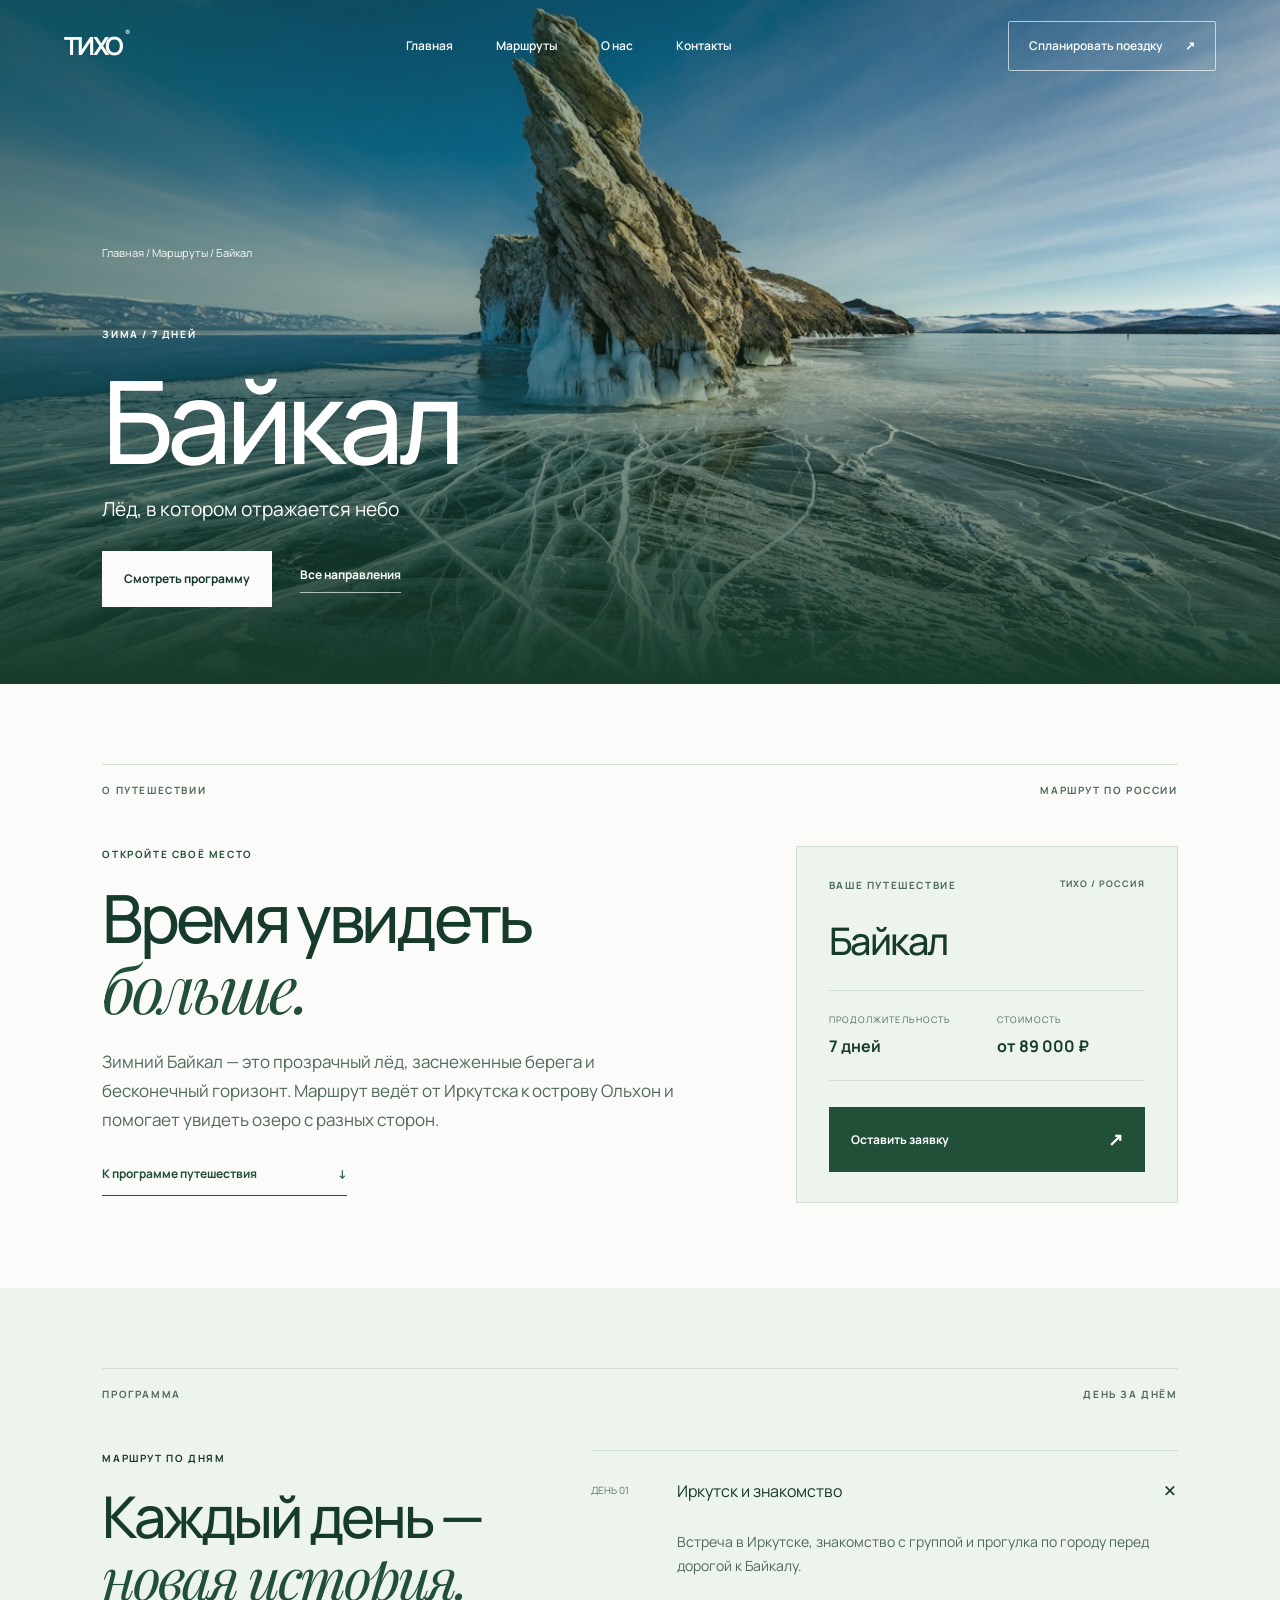
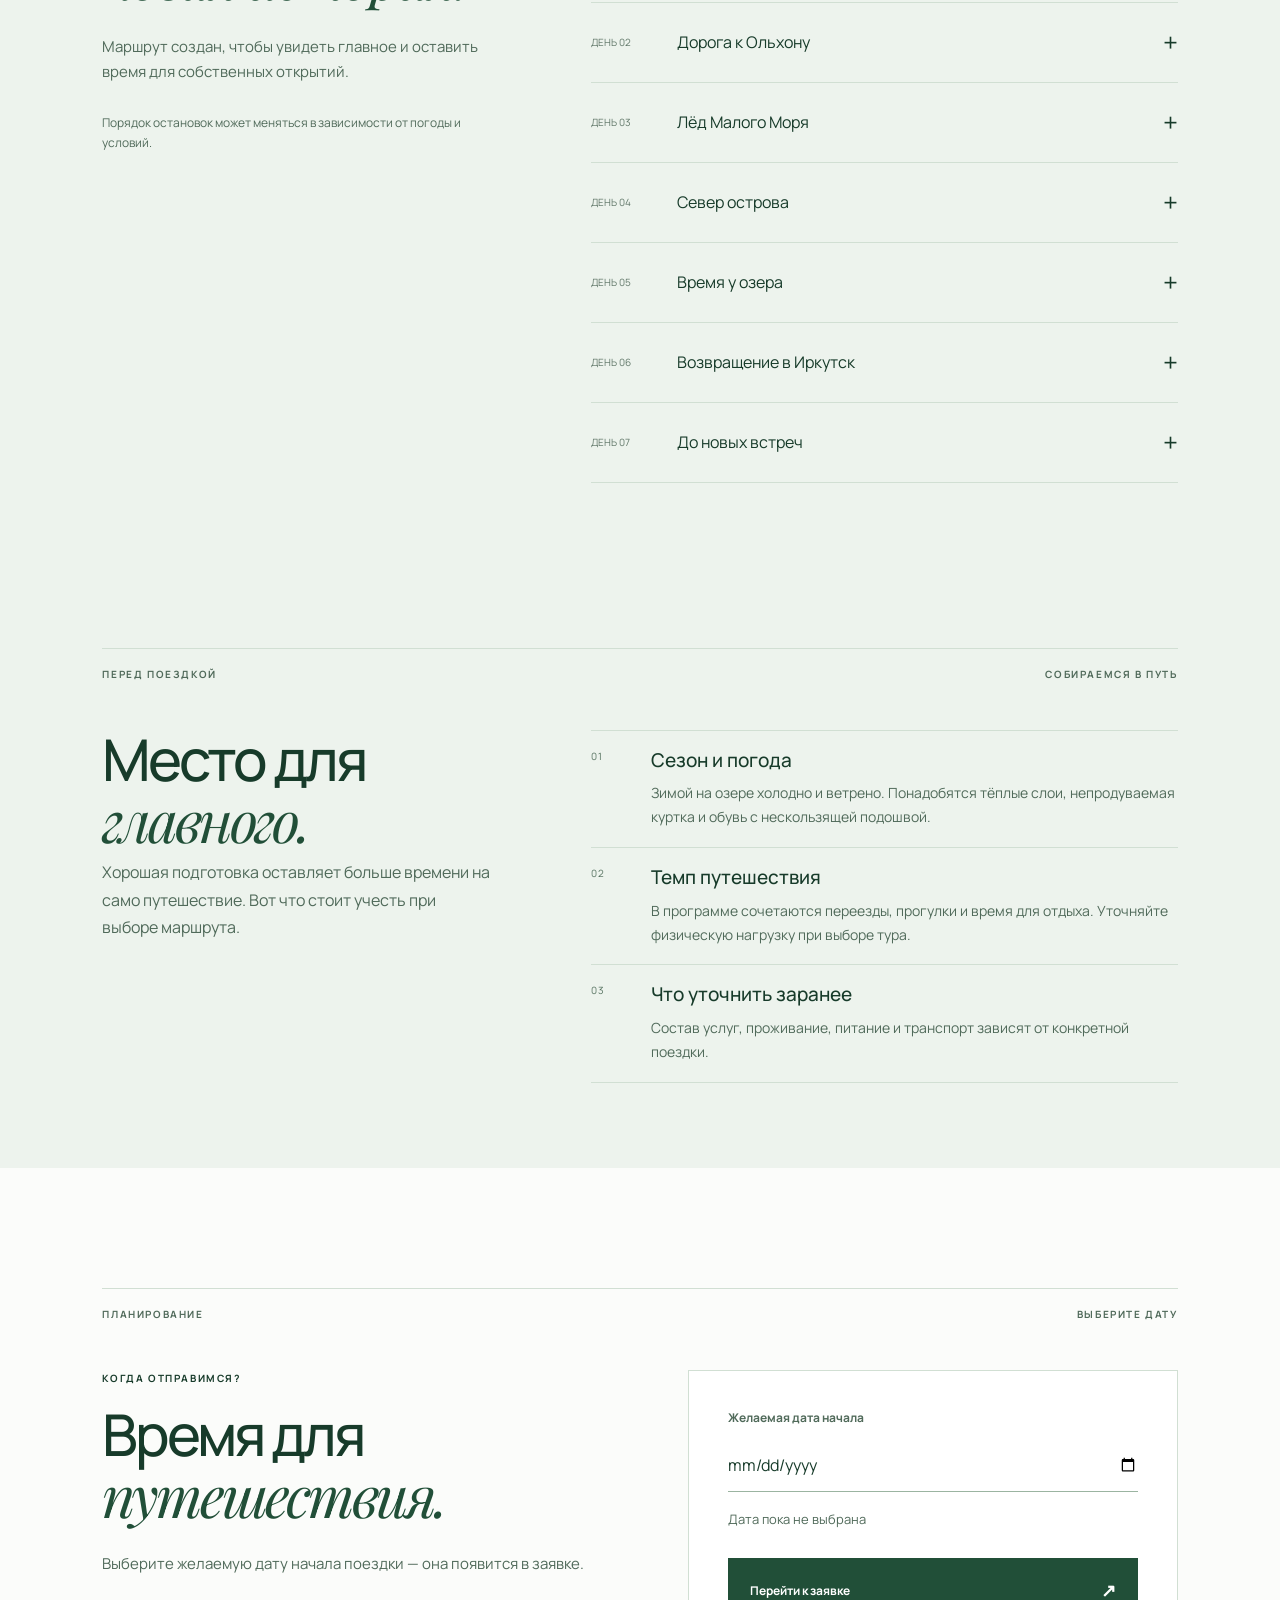
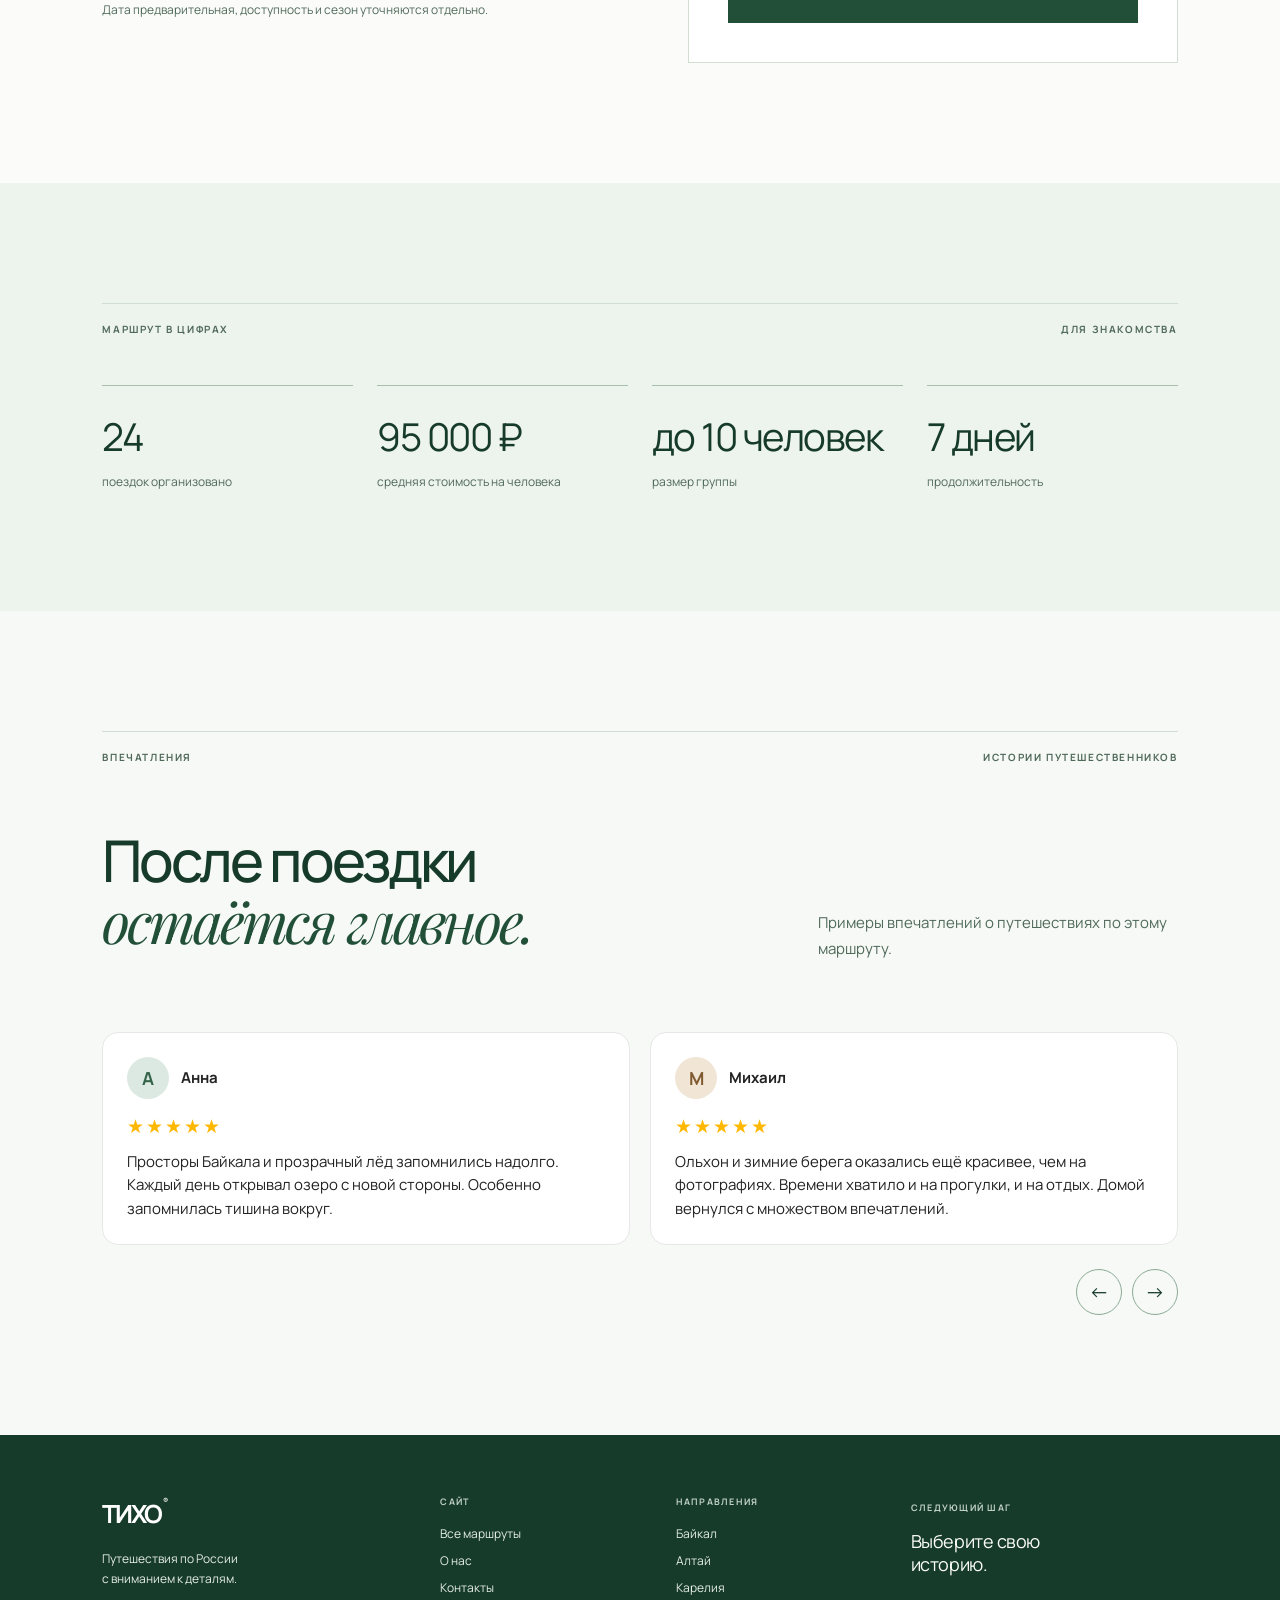
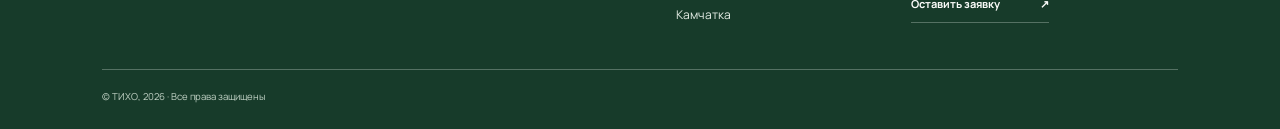
<file: tour.html>
<!doctype html>
<html lang="ru">

<head>
    <meta charset="utf-8">
    <meta name="viewport" content="width=device-width,initial-scale=1">
    <meta name="description" content="Продуманные путешествия по самым красивым местам России.">
    <title>Путешествие — ТИХО</title>
    <link href="https://cdn.jsdelivr.net/npm/bootstrap@5.3.3/dist/css/bootstrap.min.css" rel="stylesheet">
    <link rel="stylesheet" href="css/style.css">
    <script defer src="js/main.js"></script>
</head>

<body class="tour-page"><a class="skip-link" href="#main">К содержанию</a>
    <header class="header navbar" id="header"><a class="logo" href="index.html"
            aria-label="Тихо — на главную">ТИХО<span>®</span></a><button class="menu-toggle" type="button"
            aria-expanded="false" aria-controls="nav">Меню <span>☰</span></button>
        <nav class="nav" id="nav" aria-label="Основная навигация"><a href="index.html">Главная</a><a href="catalog.html">Маршруты</a><a
                href="index.html#about">О нас</a><a href="contacts.html">Контакты</a></nav><a class="header__cta"
            href="contacts.html#order-form">Спланировать поездку <span>↗︎</span></a>
    </header>
    <main id="main">
        <section class="tour-hero"><video id="tour-video" class="tour-hero__video" src="assets/video/baikal.mp4" poster="assets/img/0.jpg" autoplay muted loop playsinline preload="metadata" aria-hidden="true"></video>
            <div class="hero__shade"></div>
            <div class="tour-hero__content">
                <div class="breadcrumbs"><a href="index.html">Главная</a> / <a href="catalog.html">Маршруты</a> / <span
                        data-tour-name>Байкал</span></div>
                <p class="eyebrow" id="tour-season">ЗИМА / 7 ДНЕЙ</p>
                <h1 data-tour-name>Байкал</h1>
                <p id="tour-tagline">Лёд, в котором отражается небо</p><div class="tour-hero__actions"><a class="button button--light" href="#programme">Смотреть программу</a><a class="tour-hero__catalog" href="catalog.html">Все направления</a></div>
            </div>
        </section>
        <section class="section tour-intro">
            <div class="section__label"><span>О ПУТЕШЕСТВИИ</span><span>МАРШРУТ ПО РОССИИ</span></div>
            <div class="tour-intro__grid">
                <div class="tour-intro__story"><p class="eyebrow">ОТКРОЙТЕ СВОЁ МЕСТО</p><h2>Время увидеть <em>больше.</em></h2><p id="tour-description">Откройте для себя место, где природа задаёт свой ритм. Просторные пейзажи, неспешные остановки и впечатления, которые не помещаются в фотографии.</p><a class="text-link" href="#programme">К программе путешествия <span>↓︎</span></a></div>
                <aside class="tour-summary" aria-label="Информация о поездке"><div class="tour-summary__heading"><p class="eyebrow">ВАШЕ ПУТЕШЕСТВИЕ</p><span>ТИХО / РОССИЯ</span></div><h3 data-tour-name>Байкал</h3><div class="tour-facts"><div><small>ПРОДОЛЖИТЕЛЬНОСТЬ</small><strong id="tour-duration">7 дней</strong></div><div><small>СТОИМОСТЬ</small><strong id="tour-price">от 89 000 ₽</strong></div></div><a class="button button--dark btn" href="contacts.html#order-form" id="tour-order">Оставить заявку <span>↗︎</span></a></aside>
            </div>
        </section>
        <section class="section itinerary" id="programme">
            <div class="section__label"><span>ПРОГРАММА</span><span>ДЕНЬ ЗА ДНЁМ</span></div>
            <div class="itinerary__layout"><div class="itinerary__intro"><p class="eyebrow">МАРШРУТ ПО ДНЯМ</p><h2>Каждый день —<br><em>новая история.</em></h2><p>Маршрут создан, чтобы увидеть главное и оставить время для собственных открытий.</p><p class="program-note">Порядок остановок может меняться в зависимости от погоды и условий.</p></div><div class="accordion" id="itinerary">
                <details open>
                    <summary><span>01</span> Встреча и знакомство <b>+</b></summary>
                    <p>Встречаемся в точке старта, знакомимся с группой и отправляемся навстречу первым впечатлениям.
                    </p>
                </details>
                <details>
                    <summary><span>02 — 03</span> Навстречу природе <b>+</b></summary>
                    <p>Исследуем знаковые места маршрута, останавливаемся у живописных точек и наслаждаемся местной
                        кухней.</p>
                </details>
                <details>
                    <summary><span>04 — 05</span> Глубже в путешествие <b>+</b></summary>
                    <p>Время для новых пейзажей, прогулок и неспешных разговоров. Программа учитывает погоду и условия
                        на маршруте.</p>
                </details>
                <details>
                    <summary><span>ФИНАЛ</span> До новых встреч <b>+</b></summary>
                    <p>Возвращаемся с фотографиями, историями и желанием снова отправиться в путь.</p>
                </details>
            </div></div>
        </section>
        <section class="section travel-practical"><div class="section__label"><span>ПЕРЕД ПОЕЗДКОЙ</span><span>СОБИРАЕМСЯ В ПУТЬ</span></div><div class="travel-practical__grid"><div><h2>Место для<br><em>главного.</em></h2><p>Хорошая подготовка оставляет больше времени на само путешествие. Вот что стоит учесть при выборе маршрута.</p></div><div class="practical-list"><article><span>01</span><div><h3>Сезон и погода</h3><p id="tour-weather">Погода у больших водоёмов переменчива. Возьмите многослойную одежду и защиту от ветра.</p></div></article><article><span>02</span><div><h3>Темп путешествия</h3><p>В программе сочетаются переезды, прогулки и время для отдыха. Уточняйте физическую нагрузку при выборе тура.</p></div></article><article><span>03</span><div><h3>Что уточнить заранее</h3><p>Состав услуг, проживание, питание и транспорт зависят от конкретной поездки.</p></div></article></div></div></section>

        <section class="section trip-planning" id="dates"><div class="section__label"><span>ПЛАНИРОВАНИЕ</span><span>ВЫБЕРИТЕ ДАТУ</span></div><div class="feature-layout"><div><p class="eyebrow">КОГДА ОТПРАВИМСЯ?</p><h2>Время для<br><em>путешествия.</em></h2><p>Выберите желаемую дату начала поездки — она появится в заявке.</p><p class="feature-note">Дата предварительная, доступность и сезон уточняются отдельно.</p></div><div class="date-panel"><label for="trip-date">Желаемая дата начала</label><input class="form-control" type="date" id="trip-date"><p id="date-selection" aria-live="polite">Дата пока не выбрана</p><a class="button button--dark" id="date-order" href="contacts.html#order-form">Перейти к заявке <span>↗</span></a></div></div></section>
        <section class="section route-stats"><div class="section__label"><span>МАРШРУТ В ЦИФРАХ</span><span>ДЛЯ ЗНАКОМСТВА</span></div><div class="stats-grid" id="route-stats"></div></section>
        <section class="section route-reviews"><div class="section__label"><span>ВПЕЧАТЛЕНИЯ</span><span>ИСТОРИИ ПУТЕШЕСТВЕННИКОВ</span></div><div class="section-heading"><h2>После поездки<br><em>остаётся главное.</em></h2><p>&#1055;&#1088;&#1080;&#1084;&#1077;&#1088;&#1099; &#1074;&#1087;&#1077;&#1095;&#1072;&#1090;&#1083;&#1077;&#1085;&#1080;&#1081; &#1086; &#1087;&#1091;&#1090;&#1077;&#1096;&#1077;&#1089;&#1090;&#1074;&#1080;&#1103;&#1093; &#1087;&#1086; &#1101;&#1090;&#1086;&#1084;&#1091; &#1084;&#1072;&#1088;&#1096;&#1088;&#1091;&#1090;&#1091;.</p></div><div class="review-grid" id="route-reviews" aria-label="Отзывы путешественников" tabindex="0"></div><div class="review-controls"><button type="button" id="reviews-prev" aria-label="Предыдущие отзывы">←</button><button type="button" id="reviews-next" aria-label="Следующие отзывы">→</button></div></section>
    </main>
    <footer class="footer site-footer">
        <div class="site-footer__grid">
            <div class="site-footer__brand"><a class="logo" href="index.html" aria-label="Тихо — на главную">ТИХО<span>®</span></a><p>Путешествия по России<br>с вниманием к деталям.</p></div>
            <nav class="site-footer__links" aria-label="Разделы сайта"><span>САЙТ</span><a href="catalog.html">Все маршруты</a><a href="index.html#about">О нас</a><a href="contacts.html">Контакты</a></nav>
            <nav class="site-footer__links" aria-label="Направления"><span>НАПРАВЛЕНИЯ</span><a href="tour.html?tour=baikal">Байкал</a><a href="tour.html?tour=altai">Алтай</a><a href="tour.html?tour=karelia">Карелия</a><a href="tour.html?tour=kamchatka">Камчатка</a></nav>
            <div class="site-footer__action"><span>СЛЕДУЮЩИЙ ШАГ</span><p>Выберите свою<br>историю.</p><a class="site-footer__cta" href="contacts.html#order-form">Оставить заявку <span aria-hidden="true">↗︎</span></a></div>
        </div>
        <div class="site-footer__bottom"><small>© ТИХО, 2026 · Все права защищены</small></div>
    </footer>
    <button class="back-to-top" type="button" aria-label="Вернуться наверх" title="Наверх" hidden><svg viewBox="0 0 32 32" fill="none" aria-hidden="true"><path d="M16 3 10.8 10h2.3L8 16.2h2.5L5 23h22l-5.5-6.8H24L18.9 10h2.3L16 3Z" fill="currentColor" stroke="currentColor" stroke-width="1.2" stroke-linejoin="round"/><path d="M16 23v4.5m-3 0h6" stroke="currentColor" stroke-width="1.8" stroke-linecap="round"/></svg></button>
</body>

</html>
</file>
<file: css/style.css>
﻿@import url('https://fonts.googleapis.com/css2?family=Manrope:wght@400;500;600;700&family=Playfair+Display:ital,wght@1,400&display=swap');

:root {
    --ink: #181a18;
    --paper: #f4f3ee;
    --muted: #777b73;
    --line: #d4d6ce;
    --serif: 'Playfair Display', Georgia, serif
}

* {
    box-sizing: border-box
}

html {
    scroll-behavior: smooth
}

body {
    margin: 0;
    background: var(--paper);
    color: var(--ink);
    font-family: Manrope, Arial, sans-serif;
    font-size: 15px
}

a {
    color: inherit;
    text-decoration: none
}

button,
input,
select,
textarea {
    font: inherit
}

button {
    cursor: pointer
}

img {
    display: block;
    width: 100%;
    object-fit: cover
}

h1,
h2,
h3,
p {
    margin-top: 0
}

h1,
h2 {
    font-weight: 500;
    letter-spacing: -.055em;
    line-height: 1.04
}

h1 {
    font-size: clamp(58px, 8.6vw, 132px)
}

h2 {
    font-size: clamp(42px, 5.2vw, 78px)
}

em {
    font-family: var(--serif);
    font-weight: 400
}

p {
    line-height: 1.7
}

.skip-link {
    position: fixed;
    top: -100px;
    left: 10px;
    z-index: 100;
    background: white;
    padding: 10px
}

.skip-link:focus {
    top: 10px
}

.header {
    position: fixed;
    z-index: 20;
    top: 0;
    left: 0;
    width: 100%;
    height: 92px;
    padding: 0 5%;
    display: flex;
    align-items: center;
    justify-content: space-between;
    color: #fff;
    transition: .3s
}

.header.scrolled,
.header.header--inner {
    height: 76px;
    background: rgba(22, 24, 22, .83);
    border-bottom: 1px solid rgba(255, 255, 255, .22);
    backdrop-filter: blur(18px)
}

.logo {
    font-size: 25px;
    font-weight: 700;
    letter-spacing: -.09em
}

.logo span {
    font-size: 8px;
    vertical-align: top;
    letter-spacing: 0;
    margin-left: 3px
}

.nav {
    display: flex;
    gap: 43px
}

.nav a,
.header__cta {
    font-size: 12px;
    font-weight: 600
}

.nav a:hover,
.nav a[aria-current] {
    opacity: .65
}

.header__cta {
    border: 1px solid rgba(255, 255, 255, .55);
    padding: 15px 20px;
    border-radius: 2px
}

.header__cta span {
    margin-left: 20px
}

.menu-toggle {
    display: none
}

.hero {
    height: 100svh;
    min-height: 650px;
    position: relative;
    color: white;
    overflow: hidden
}

.hero__video,
.hero__shade,
.tour-hero>img {
    position: absolute;
    inset: 0;
    width: 100%;
    height: 100%;
    object-fit: cover
}

.hero__shade {
    background: linear-gradient(90deg, rgba(0, 0, 0, .48), rgba(0, 0, 0, .08)), linear-gradient(0deg, rgba(0, 0, 0, .45), transparent 50%, rgba(0, 0, 0, .25))
}

.hero__content {
    position: absolute;
    left: 8%;
    top: 50%;
    transform: translateY(-42%)
}

.eyebrow,
.section__label,
.hero__bottom {
    font-size: 10px;
    letter-spacing: .16em;
    font-weight: 700
}

.hero h1 {
    margin: 28px 0
}

.hero__description {
    font-size: 16px;
    color: #eee;
    margin-bottom: 30px
}

.button {
    display: inline-flex;
    justify-content: space-between;
    align-items: center;
    gap: 50px;
    padding: 18px 21px;
    border: 1px solid transparent;
    font-size: 12px;
    font-weight: 700;
    transition: .25s
}

.button span {
    font-size: 18px
}

.button--light {
    background: #f7f7f3;
    color: #171917
}

.button--dark {
    background: #1c1e1b;
    color: white
}

.button:hover {
    transform: translateY(-3px);
    opacity: .85
}

.hero__bottom {
    position: absolute;
    bottom: 38px;
    left: 5%;
    right: 5%;
    display: flex;
    justify-content: space-between;
    color: #eee
}

.section {
    padding: 120px 8%
}

.section__label {
    display: flex;
    justify-content: space-between;
    border-top: 1px solid var(--line);
    padding-top: 18px;
    color: #777b73;
    margin-bottom: 80px
}

.intro__body {
    display: grid;
    grid-template-columns: 2fr 1fr;
    gap: 8%;
    align-items: end
}

.intro__body p,
.section-heading>p,
.order-layout>div>p {
    max-width: 360px;
    color: #777b73
}

.section-heading {
    display: flex;
    justify-content: space-between;
    align-items: end;
    gap: 30px;
    margin-bottom: 55px
}

.section-heading h2 {
    margin-bottom: 0
}

.section-heading .eyebrow {
    margin-bottom: 22px
}

.text-link {
    font-size: 12px;
    font-weight: 700;
    border-bottom: 1px solid;
    padding: 0 0 12px;
    min-width: 150px;
    display: flex;
    justify-content: space-between
}

.destinations {
    padding-top: 30px
}

.tour-grid {
    display: grid;
    grid-template-columns: repeat(4, 1fr);
    gap: 18px
}

.tour-card__image {
    position: relative;
    display: block;
    overflow: hidden;
    background: #c4c9c2;
    aspect-ratio: 3/4
}

.tour-card__image img {
    height: 100%;
    transition: transform .7s
}

.tour-card__image:hover img {
    transform: scale(1.05)
}

.tour-card__number,
.tour-card__arrow {
    position: absolute;
    color: white;
    top: 20px;
    font-size: 10px;
    letter-spacing: .1em
}

.tour-card__number {
    left: 20px
}

.tour-card__arrow {
    right: 20px;
    font-size: 18px
}

.tour-card__meta {
    display: flex;
    justify-content: space-between;
    gap: 8px;
    font-size: 10px;
    color: #777b73;
    margin: 20px 0
}

.tour-card h3 {
    font-size: 26px;
    letter-spacing: -.04em;
    margin: 0 0 5px
}

.tour-card p {
    font-size: 12px;
    color: #777b73
}

.manifesto {
    min-height: 580px;
    background: linear-gradient(90deg, rgba(0, 0, 0, .62), rgba(0, 0, 0, .1)), url('../assets/img/1.jpg') center/cover;
    color: white;
    display: flex;
    align-items: center;
    padding: 100px 8%
}

.manifesto h2 {
    margin: 28px 0
}

.manifesto p:not(.eyebrow) {
    margin-bottom: 30px
}

.steps {
    display: grid;
    grid-template-columns: repeat(3, 1fr);
    gap: 30px
}

.steps article {
    border-top: 1px solid var(--line);
    padding-top: 25px
}

.steps span {
    color: #999;
    font-size: 11px
}

.steps h3 {
    font-size: 21px;
    margin: 50px 0 10px
}

.steps p {
    color: #777b73;
    max-width: 270px
}

.footer {
    background: #1b1e1b;
    color: #f4f3ee;
    padding: 100px 8% 30px
}

.footer__top {
    display: flex;
    align-items: center;
    justify-content: space-between;
    padding-bottom: 80px
}

.footer__top h2 {
    margin: 28px 0 0
}

.round-link {
    display: grid;
    place-items: center;
    width: 100px;
    height: 100px;
    border: 1px solid #858a81;
    border-radius: 50%;
    font-size: 30px
}

.footer__bottom {
    border-top: 1px solid #565b54;
    padding-top: 30px;
    display: flex;
    justify-content: space-between;
    align-items: start;
    gap: 30px;
    font-size: 11px;
    color: #afb4ac
}

.footer__bottom .logo {
    color: white
}

.footer__bottom div {
    display: flex;
    gap: 25px
}

.page-head {
    padding: 160px 8% 100px;
    background: #e9eae4
}

.page-head h1 {
    margin: 38px 0 25px
}

.page-head>p:not(.eyebrow) {
    max-width: 470px;
    color: #6c7169
}

.page-head .button {
    margin-top: 20px
}

.breadcrumbs {
    font-size: 11px;
    color: #92978e;
    margin-bottom: 75px
}

.breadcrumbs a:hover {
    text-decoration: underline
}

.catalog .section__label {
    margin-bottom: 35px
}

.filters {
    display: flex;
    gap: 20px;
    align-items: end;
    border-bottom: 1px solid var(--line);
    padding-bottom: 30px
}

.filters label {
    width: 210px;
    font-size: 10px;
    letter-spacing: .1em;
    text-transform: uppercase;
    color: #777
}

.form-select,
.form-control {
    border: 0;
    border-bottom: 1px solid #aeb2a9;
    border-radius: 0;
    background-color: transparent;
    padding: 14px 0;
    color: var(--ink);
    box-shadow: none !important
}

.filter-reset {
    border: 0;
    background: none;
    margin-left: auto;
    font-size: 12px
}

.catalog__count {
    margin: 30px 0;
    color: #777;
    font-size: 12px
}

.empty {
    padding: 50px 0
}

.map-section {
    padding-top: 20px
}

.map {
    height: 300px;
    position: relative;
    background: #e8eae3;
    overflow: hidden
}

.map__line {
    position: absolute;
    left: 8%;
    right: 8%;
    top: 52%;
    height: 1px;
    background: #9da399;
    transform: rotate(-5deg)
}

.map__point {
    position: absolute;
    font-size: 12px;
    font-weight: 700;
    display: flex;
    flex-direction: column;
    gap: 10px
}

.map__point span {
    font-size: 20px
}

.map__point--0 {
    left: 53%;
    top: 45%
}

.map__point--1 {
    left: 37%;
    top: 51%
}

.map__point--2 {
    left: 13%;
    top: 58%
}

.map__point--3 {
    left: 80%;
    top: 33%
}

.tour-hero {
    position: relative;
    height: 80vh;
    min-height: 600px;
    color: white;
    background: #424a42
}

.tour-hero__content {
    position: absolute;
    left: 8%;
    bottom: 70px
}

.tour-hero__content .breadcrumbs {
    color: #ddd;
    margin-bottom: 70px
}

.tour-hero h1 {
    margin: 25px 0
}

.tour-intro__grid {
    display: grid;
    grid-template-columns: 1fr 1fr;
    gap: 10%
}

.tour-intro__grid>div>p {
    font-size: 18px;
    max-width: 550px
}

.tour-facts {
    display: flex;
    gap: 65px;
    margin: 50px 0
}

.tour-facts small,
.tour-facts strong {
    display: block
}

.tour-facts small {
    font-size: 9px;
    letter-spacing: .12em;
    color: #888;
    margin-bottom: 10px
}

.tour-facts strong {
    font-size: 17px
}

.itinerary {
    background: #e9eae4
}

.accordion details {
    border-top: 1px solid #b9bdb5
}

.accordion details:last-child {
    border-bottom: 1px solid #b9bdb5
}

.accordion summary {
    list-style: none;
    cursor: pointer;
    display: flex;
    align-items: center;
    gap: 30px;
    padding: 25px 0;
    font-size: 18px
}

.accordion summary::-webkit-details-marker {
    display: none
}

.accordion summary span {
    font-size: 10px;
    color: #888;
    min-width: 70px
}

.accordion summary b {
    margin-left: auto;
    font-weight: 400;
    font-size: 26px
}

.accordion details[open] summary b {
    transform: rotate(45deg)
}

.accordion details p {
    max-width: 650px;
    margin-left: 100px;
    color: #71766e
}

.gallery-controls {
    display: flex;
    gap: 8px
}

.gallery-controls button {
    border: 1px solid #999;
    background: transparent;
    width: 48px;
    height: 48px;
    border-radius: 50%
}

.gallery {
    height: 560px;
    position: relative;
    background: #ccc
}

.gallery img {
    height: 100%
}

.gallery span {
    position: absolute;
    bottom: 25px;
    right: 25px;
    color: white;
    font-size: 11px
}

.order-layout {
    display: grid;
    grid-template-columns: 1fr 1fr;
    gap: 15%
}

.order-layout h2 {
    margin-top: 30px
}

.order-form {
    display: grid;
    gap: 25px
}

.order-form label:not(.consent) {
    font-size: 11px;
    font-weight: 700
}

.order-form input,
.order-form select,
.order-form textarea {
    margin-top: 8px
}

.consent {
    display: flex;
    gap: 12px;
    color: #777;
    font-size: 11px;
    line-height: 1.6
}

.consent input {
    flex-shrink: 0
}

.note,
.form-message {
    font-size: 12px;
    color: #777
}

.faq .accordion {
    max-width: 900px;
    margin-left: auto
}

.reviews {
    background: #e9eae4
}

.reviews blockquote {
    max-width: 950px;
    font: italic clamp(34px, 4vw, 60px)/1.25 var(--serif);
    letter-spacing: -.03em
}

.reviews cite {
    display: block;
    font: normal 11px Manrope, Arial, sans-serif;
    color: #777;
    margin-top: 35px;
    letter-spacing: .05em
}

.reveal {
    animation: appear .7s both
}

@keyframes appear {
    from {
        opacity: 0;
        transform: translateY(18px)
    }

    to {
        opacity: 1;
        transform: none
    }
}

:focus-visible {
    outline: 2px solid #a6b99f;
    outline-offset: 4px
}

@media(max-width:900px) {
    .tour-grid {
        grid-template-columns: repeat(2, 1fr);
        gap: 35px 18px
    }

    .header__cta {
        display: none
    }

    .intro__body,
    .tour-intro__grid,
    .order-layout {
        grid-template-columns: 1fr;
        gap: 30px
    }

    .section {
        padding: 85px 6%
    }

    .section__label {
        margin-bottom: 50px
    }

    .section-heading {
        align-items: start
    }

    .hero__content {
        left: 6%
    }

    .footer {
        padding-left: 6%;
        padding-right: 6%
    }
}

@media(max-width:600px) {
    .header {
        height: 76px;
        padding: 0 6%
    }

    .menu-toggle {
        display: block;
        background: none;
        border: 0;
        color: white;
        font-size: 12px
    }

    .menu-toggle span {
        margin-left: 10px;
        font-size: 18px
    }

    .nav {
        display: none;
        position: absolute;
        top: 75px;
        left: 0;
        right: 0;
        padding: 30px 6%;
        background: #20231f;
        flex-direction: column;
        gap: 25px
    }

    .nav.open {
        display: flex
    }

    .hero {
        min-height: 600px
    }

    .hero h1 {
        font-size: 54px
    }

    .hero__bottom span:nth-child(2) {
        display: none
    }

    .section-heading {
        display: block
    }

    .section-heading .text-link,
    .section-heading>p,
    .gallery-controls {
        margin-top: 25px
    }

    .tour-grid {
        gap: 30px 12px
    }

    .tour-card h3 {
        font-size: 21px
    }

    .tour-card__meta {
        flex-direction: column;
        gap: 3px
    }

    .steps {
        grid-template-columns: 1fr;
        gap: 20px
    }

    .steps h3 {
        margin-top: 25px
    }

    .filters {
        display: grid;
        grid-template-columns: 1fr 1fr
    }

    .filters label {
        width: auto
    }

    .filter-reset {
        margin: 0;
        text-align: left
    }

    .footer__bottom {
        display: grid;
        grid-template-columns: 1fr 1fr
    }

    .round-link {
        width: 65px;
        height: 65px
    }

    .page-head {
        padding: 130px 6% 70px
    }

    .breadcrumbs {
        margin-bottom: 55px
    }

    .tour-hero__content {
        left: 6%
    }

    .gallery {
        height: 350px
    }

    .accordion details p {
        margin-left: 0
    }

    .map__point {
        font-size: 10px
    }

    .map__point--3 {
        left: 74%
    }

    .tour-facts {
        gap: 30px
    }

    .footer__top {
        padding-bottom: 50px
    }
}

@media(prefers-reduced-motion:reduce) {
    html {
        scroll-behavior: auto
    }

    *,
    *::before,
    *::after {
        animation-duration: .01ms !important;
        transition-duration: .01ms !important
    }
}

.tour-grid.row {
    display: grid;
    margin: 0
}

.tour-grid.row>* {
    width: auto;
    max-width: none;
    padding: 0
}

.header.navbar {
    display: flex
}

.button.btn {
    border-radius: 0
}

.confirmation {
    max-width: 450px;
    border: 0;
    padding: 45px;
    background: var(--paper);
    color: var(--ink)
}

.confirmation::backdrop {
    background: rgba(0, 0, 0, .65)
}

.confirmation h2 {
    font-size: 48px
}

.js-reveal .reveal {
    opacity: 0;
    transform: translateY(24px);
    animation: none;
    transition: opacity .7s, transform .7s
}

.js-reveal .reveal.is-visible {
    opacity: 1;
    transform: none
}

@media(prefers-reduced-motion:reduce) {
    .js-reveal .reveal {
        opacity: 1;
        transform: none
    }
}
/* Более мягкий переход от видеозаставки к содержанию. */
:root{--paper:#e9ebe5;--ink:#20241f;--line:#c4cbc0;--muted:#6c756b}
body{background:var(--paper);overflow-x:clip}
.hero__shade{background:linear-gradient(90deg,rgba(10,16,13,.51),rgba(10,16,13,.08)),linear-gradient(0deg,#202721 0%,rgba(22,30,24,.5) 18%,transparent 53%,rgba(0,0,0,.25) 100%)}
.intro{background:#202721;color:#eff1eb;padding-bottom:105px}
.intro .section__label,.travel-notes .section__label{border-color:rgba(235,239,231,.24);color:#aebbb0}
.intro__body p{color:#bec9bd}
.travel-notes{background:#303a32;color:#f1f2ed;padding-top:85px}
.travel-notes__layout,.season-guide__layout,.travel-practical__grid,.contact-help__grid{display:grid;grid-template-columns:1fr 1fr;gap:10%}
.travel-notes__copy{max-width:570px;color:#cbd2c8;font-size:16px}
.travel-notes__copy .text-link{color:#fff;width:max-content;min-width:220px;margin-top:35px}
.travel-notes__facts{display:grid;grid-template-columns:repeat(3,1fr);gap:30px;margin-top:95px;border-top:1px solid rgba(235,239,231,.24)}
.travel-notes__facts>div{padding-top:25px;display:flex;align-items:start;gap:20px}
.travel-notes__facts strong{font-size:clamp(32px,4vw,58px);font-weight:400;line-height:1;letter-spacing:-.06em}
.travel-notes__facts span{font-size:11px;line-height:1.5;color:#b4c1b4}
.destinations{padding-top:110px}
.season-guide{background:#d6dcd2}
.season-guide__layout>div:first-child p,.travel-practical__grid>div:first-child p,.contact-help__grid>div p{color:#667166;max-width:470px}
.season-list a{display:grid;grid-template-columns:110px 1fr 25px;gap:16px;align-items:center;padding:24px 0;border-top:1px solid #aeb8ab}
.season-list a:last-child{border-bottom:1px solid #aeb8ab}
.season-list span,.practical-list article>span{font-size:10px;letter-spacing:.1em;color:#737e72}
.season-list strong{font-size:16px;font-weight:600}.season-list b{font-size:20px;font-weight:400;text-align:right}.season-list a:hover strong{text-decoration:underline}
.map-explorer{display:grid;grid-template-columns:minmax(235px, 30%) minmax(0,1fr);min-height:490px;background:#dce2d9}
.map-explorer__sidebar{padding:35px;display:flex;flex-direction:column;min-width:0}
.map-explorer__sidebar>.eyebrow{color:#748174;margin-bottom:28px}
.map-explorer__buttons{display:flex;flex-direction:column}
.map-choice{display:flex;align-items:center;gap:18px;width:100%;padding:17px 0;text-align:left;border:0;border-top:1px solid #bac5b8;background:transparent;color:#3e4a3e;font-weight:600}
.map-choice:last-child{border-bottom:1px solid #bac5b8}.map-choice span{font-size:10px;color:#879486}.map-choice b{margin-left:auto;font-weight:400}.map-choice:hover,.map-choice.is-active{color:#151b16}.map-choice.is-active{font-weight:700}
.map-explorer__details{margin-top:auto;padding-top:35px}.map-explorer__details p{font-size:12px;color:#687568}.map-explorer__details .text-link{max-width:210px}
.map-explorer__frame{min-width:0;min-height:490px;position:relative;background:#d6ddd4}.map-explorer__frame iframe{display:block;width:100%;height:100%;min-height:490px;border:0}.map-explorer__fallback{position:absolute;bottom:12px;left:12px;background:#f4f5f0;padding:10px 12px;font-size:10px;font-weight:700}.map-note,.program-note{font-size:12px;color:#717c70;margin-top:18px}
.travel-practical{background:#dce2d9}.travel-practical__grid>div:first-child p{font-size:16px}.practical-list article{display:grid;grid-template-columns:45px 1fr;gap:15px;padding:25px 0;border-top:1px solid #b6c1b3}.practical-list article:last-child{border-bottom:1px solid #b6c1b3}.practical-list h3{font-size:19px;margin-bottom:10px}.practical-list p,.contact-help__grid p{color:#687568}.contact-help{background:#dfe4dc}.order-tips{border-top:1px solid var(--line);margin:45px 0 25px;padding-top:22px;max-width:370px}.order-tips p:not(.eyebrow){color:#6d786d;font-size:13px}.tour-card[hidden]{display:none!important}
@media(min-width:1600px){.section,.footer{padding-left:max(8%,calc((100vw - 1600px)/2));padding-right:max(8%,calc((100vw - 1600px)/2))}.hero__content,.tour-hero__content{left:max(8%,calc((100vw - 1600px)/2))}}
@media(max-width:900px){.travel-notes__layout,.season-guide__layout,.travel-practical__grid,.contact-help__grid{grid-template-columns:1fr;gap:35px}.travel-notes__copy{max-width:700px}.map-explorer{grid-template-columns:1fr}.map-explorer__sidebar{padding:28px}.map-explorer__buttons{display:grid;grid-template-columns:1fr 1fr;gap:0 24px}.map-choice:nth-last-child(2){border-bottom:1px solid #bac5b8}.map-explorer__details{display:flex;align-items:center;justify-content:space-between;gap:20px}.map-explorer__details p{margin:0}.map-explorer__details .text-link{min-width:180px}.map-explorer__frame,.map-explorer__frame iframe{min-height:400px;height:400px}.nav{gap:25px}}
@media(max-width:600px){h1{font-size:clamp(43px,12vw,64px);overflow-wrap:anywhere}h2{font-size:clamp(36px,9vw,50px)}.hero h1{font-size:clamp(43px,12vw,57px)}.hero{min-height:560px}.hero__content{right:6%;top:48%}.hero__description br{display:none}.hero__bottom{font-size:9px;bottom:24px}.section{padding:70px 6%}.intro{padding-bottom:75px}.section__label{gap:16px;line-height:1.5}.section__label span:last-child{text-align:right}.travel-notes__facts{grid-template-columns:1fr;margin-top:55px;gap:0}.travel-notes__facts>div{border-bottom:1px solid rgba(235,239,231,.2);padding:18px 0;align-items:center}.travel-notes__facts strong{min-width:115px}.season-list a{grid-template-columns:80px 1fr 20px;gap:10px}.season-list strong{font-size:14px}.map-explorer__sidebar{padding:22px}.map-explorer__buttons{gap:0 15px}.map-choice{gap:8px;font-size:13px}.map-explorer__details{display:block}.map-explorer__details .text-link{margin-top:18px}.map-explorer__frame,.map-explorer__frame iframe{min-height:320px;height:320px}.map-explorer__fallback{max-width:85%}.tour-hero{min-height:520px;height:75svh}.tour-hero__content{right:6%;bottom:50px}.tour-hero__content .breadcrumbs{margin-bottom:45px}.tour-facts{flex-wrap:wrap}.order-layout{gap:35px}.footer__bottom{gap:25px 12px}.footer__bottom>div{flex-direction:column;gap:12px}.footer__bottom small{line-height:1.6}.confirmation{max-width:calc(100vw - 32px);padding:30px}}
@media(max-width:360px){.tour-grid{grid-template-columns:1fr}.tour-card__image{aspect-ratio:4/3}.filters{grid-template-columns:1fr}.map-explorer__buttons{grid-template-columns:1fr}.map-choice:nth-last-child(2){border-bottom:0}.header .logo{font-size:22px}.hero__bottom span:last-child{display:none}}
[id]{scroll-margin-top:85px}

/* Белый и зелёный: спокойные поверхности и точечный эффект стекла. */
:root {
    --ink: #173b2e;
    --paper: #f8faf7;
    --muted: #4e6858;
    --line: #cedbd0;
    --forest: #28563f;
    --forest-deep: #102f22;
    --accent: #286743;
    --cream: #f8faf7;
}
body { background: var(--paper); color: var(--ink); }
.header.scrolled, .header.header--inner { background: rgba(16, 47, 34, .78); border-bottom-color: rgba(255, 255, 255, .22); backdrop-filter: blur(18px); -webkit-backdrop-filter: blur(18px); }
.header__cta { border-color: rgba(255, 255, 255, .65); }
.header__cta:hover { background: #f8faf7; color: var(--forest-deep); border-color: #f8faf7; }
.hero__shade { background: linear-gradient(90deg, rgba(11, 38, 25, .58), rgba(11, 38, 25, .08)), linear-gradient(0deg, #102f22 0%, rgba(16, 47, 34, .58) 18%, transparent 55%, rgba(10, 30, 19, .25) 100%); }
.intro { background: var(--forest-deep); color: #f8faf7; }
.intro__body p { color: #dbe9dc; }
.intro .section__label, .travel-notes .section__label { color: #c7dacb; border-color: rgba(248, 250, 247, .28); }
.intro h2 em, .travel-notes h2 em, .footer h2 em { color: #bfddc5; }
.travel-notes { background: var(--forest); color: #f8faf7; }
.travel-notes__copy { color: #e0ede1; }
.travel-notes__facts, .travel-notes__facts > div { border-color: rgba(248, 250, 247, .28); }
.travel-notes__facts strong { color: #c7e4ca; }
.travel-notes__facts span { color: #d9e9da; }
.section__label { color: var(--muted); }
.button--light, .button.btn.button--light { background: #f8faf7; color: var(--forest-deep); }
.button--dark, .button.btn.button--dark { background: var(--accent); color: #fff; }
.button--light:hover, .button--dark:hover { opacity: 1; filter: brightness(1.08); }
.text-link { color: #245e3d; border-bottom-color: currentColor; }
.travel-notes__copy .text-link { color: #f8faf7; }
.tour-card__meta, .tour-card p, .steps p, .section-heading > p, .order-layout > div > p { color: var(--muted); }
.tour-card__image { background: #d4e3d6; }
.tour-card h3 { color: var(--forest-deep); }
.manifesto { background-image: linear-gradient(90deg, rgba(11, 39, 24, .8), rgba(11, 39, 24, .14)), url('../assets/img/1.jpg'); }
.manifesto .eyebrow, .hero .eyebrow { color: #f8faf7; }
.season-guide { background: #e7f0e7; }
.season-guide__layout > div:first-child p, .travel-practical__grid > div:first-child p, .contact-help__grid > div p { color: var(--muted); }
.season-list a { border-color: #bfd2c2; }
.season-list span, .practical-list article > span { color: #567260; }
.season-list b, .steps span { color: var(--accent); }
.footer { background: var(--forest-deep); color: #f8faf7; }
.footer__bottom { color: #d4e5d5; border-color: #607c67; }
.round-link { color: #d7ebd9; border-color: #bad3be; }
.round-link:hover { background: #f8faf7; color: var(--forest-deep); }
.page-head { background: #e9f2e9; }
.page-head h1 em, .destinations h2 em, .season-guide h2 em, .journal h2 em, .map-section h2 em, .tour-intro h2 em, .gallery-section h2 em, .faq h2 em, .contact-help h2 em, .order-layout h2 em { color: #286743; }
.page-head > p:not(.eyebrow), .breadcrumbs, .catalog__count, .filters label, .note, .program-note, .map-note { color: var(--muted); }
.tour-hero__content .breadcrumbs { color: #f8faf7; }
.form-select, .form-control { color: var(--ink); border-bottom-color: #94ad99; }
.form-control::placeholder { color: #667f6c; opacity: 1; }
.form-check-input:checked { background-color: var(--accent); border-color: var(--accent); }
.filter-reset { color: #245e3d; }
.map-explorer { background: #e7f1e7; }
.map-explorer__frame { background: #d4e3d6; }
.map-explorer__sidebar > .eyebrow, .map-choice span, .map-explorer__details p { color: var(--muted); }
.map-choice { color: #355d43; border-color: #bbd0be; }
.map-choice:last-child { border-color: #bbd0be; }
.map-choice:hover, .map-choice.is-active { color: #1b6038; }
.map-explorer__fallback { background: rgba(248, 250, 247, .88); color: var(--ink); border: 1px solid rgba(255, 255, 255, .8); backdrop-filter: blur(10px); -webkit-backdrop-filter: blur(10px); }
.itinerary, .reviews { background: #edf4ed; }
.travel-practical, .contact-help { background: #e9f2e9; }
.practical-list p, .contact-help__grid p, .order-tips p:not(.eyebrow) { color: var(--muted); }
.accordion details, .accordion details:last-child, .practical-list article, .practical-list article:last-child { border-color: #c5d6c8; }
.accordion details p, .reviews cite, .consent { color: var(--muted); }
.accordion summary span, .tour-facts small { color: #617769; }
.gallery-controls button { color: var(--forest-deep); border-color: #8ca995; }
.gallery-controls button:hover { background: var(--forest-deep); color: #f8faf7; }
.confirmation { background: var(--paper); color: var(--ink); }
.form-message.alert { background: #e5f1e6; border-color: #b8d0bc; color: var(--ink); }
:focus-visible { outline-color: #286743; }
@media (max-width: 600px) {
    .nav { background: rgba(16, 47, 34, .96); }
    .map-choice:nth-last-child(2) { border-bottom-color: #bbd0be; }
}

/* Светлая природная палитра: глубокий лесной и мягкий шалфейный на белом. */
:root {
    --ink: #193d2d;
    --paper: #fbfcf9;
    --muted: #4c6655;
    --line: #d3e1d4;
    --forest-deep: #102f22;
    --accent: #286744;
}
body { background: var(--paper); }
.intro { background: #102f22; }
.travel-notes { background: #e6f0e5; color: var(--ink); }
.travel-notes .section__label { color: #4c6655; border-color: #bed3c1; }
.travel-notes h2 em { color: #367a50; }
.travel-notes__copy { color: #405e4a; }
.travel-notes__copy .text-link { color: #245e3d; }
.travel-notes__facts, .travel-notes__facts > div { border-color: #bfd3c2; }
.travel-notes__facts strong { color: #34784d; }
.travel-notes__facts span { color: #496654; }
.season-guide { background: #f0f6ef; }
.page-head { background: #e9f3e8; }
.itinerary, .reviews { background: #f0f6ef; }
.travel-practical, .contact-help { background: #e9f3e8; }
.button--dark, .button.btn.button--dark { background: #286744; color: #fff; }
.button--dark:hover, .button.btn.button--dark:hover { background: #1b5234; filter: none; }
.header.scrolled, .header.header--inner { background: rgba(16, 47, 34, .76); box-shadow: 0 8px 32px rgba(16,47,34,.08); }
.header__cta { transition: background .25s, color .25s, border-color .25s; }
.header__cta:hover { background: rgba(248,252,247,.95); color: #102f22; }
.tour-card__arrow { display: grid; place-items: center; width: 34px; height: 34px; top: 15px; right: 15px; border: 1px solid rgba(255,255,255,.55); border-radius: 50%; background: rgba(17,48,31,.18); backdrop-filter: blur(8px); -webkit-backdrop-filter: blur(8px); }
@media(max-width:600px) { .travel-notes__facts > div { border-color: #bfd3c2; } }
.tour-hero__video { position: absolute; inset: 0; width: 100%; height: 100%; object-fit: cover; }

/* Страница путешествия: компактная композиция и информация рядом с программой. */
.tour-page .tour-hero{height:76svh;min-height:560px;max-height:850px}
.tour-page .tour-hero__content{right:8%;bottom:clamp(48px,6vw,90px)}
.tour-page .tour-hero__content .breadcrumbs{margin-bottom:clamp(35px,5vw,70px)}
.tour-page .tour-hero h1{margin:18px 0 12px;font-size:clamp(64px,9vw,126px)}
.tour-page #tour-tagline{font-size:clamp(16px,1.5vw,20px);margin-bottom:26px}
.tour-hero__actions{display:flex;align-items:center;gap:28px;flex-wrap:wrap}
.tour-hero__catalog{font-size:12px;font-weight:700;color:white;border-bottom:1px solid rgba(255,255,255,.65);padding-bottom:8px}
.tour-page .tour-intro,.tour-page .itinerary,.tour-page .travel-practical{padding-top:80px;padding-bottom:85px}
.tour-page .section__label{margin-bottom:48px}
.tour-page .tour-intro__grid{grid-template-columns:minmax(0,1.25fr) minmax(300px,.8fr);gap:9%;align-items:start}
.tour-intro__story h2{max-width:670px;margin:20px 0 25px}
.tour-intro__story>p:not(.eyebrow){max-width:650px;font-size:17px;color:var(--muted);margin-bottom:30px}
.tour-page .tour-intro__story>.eyebrow{font-size:10px;color:var(--accent)}
.tour-intro__story .text-link{max-width:245px}
.tour-summary{background:#e8f1e7;padding:30px 32px;border:1px solid #d3e2d2}
.tour-summary__heading{display:flex;justify-content:space-between;gap:15px;color:var(--muted);font-size:9px;letter-spacing:.12em;font-weight:700}
.tour-summary__heading .eyebrow{margin:0}
.tour-summary h3{font-size:clamp(27px,3vw,38px);letter-spacing:-.04em;margin:24px 0 0}
.tour-page .tour-facts{display:grid;grid-template-columns:1fr 1fr;gap:20px;margin:26px 0;padding:22px 0;border-top:1px solid #bfd3c2;border-bottom:1px solid #bfd3c2}
.tour-page .tour-facts small{color:#526b58;margin-bottom:8px}
.tour-page .tour-facts strong{font-size:16px}
.tour-summary .button{width:100%}
.tour-summary__note{font-size:11px;color:#526b58;margin:15px 0 0}
.itinerary__layout{display:grid;grid-template-columns:minmax(0,.8fr) minmax(0,1.2fr);gap:9%;align-items:start}
.itinerary__intro h2{font-size:clamp(37px,4.5vw,64px);margin:20px 0 25px}
.itinerary__intro>p:not(.eyebrow){color:var(--muted);max-width:390px}
.itinerary__intro .program-note{font-size:12px;margin-top:28px}
.tour-page .accordion summary{gap:16px;padding:20px 0;font-size:16px}
.tour-page .accordion details p{margin-left:86px;margin-bottom:24px;font-size:14px}
.tour-page .travel-practical__grid{grid-template-columns:minmax(0,.8fr) minmax(0,1.2fr);gap:9%}
.tour-page .travel-practical__grid h2{font-size:clamp(37px,4.5vw,64px)}
.tour-page .practical-list article{padding:18px 0}
.tour-page .practical-list p{margin-bottom:0;font-size:14px}
@media(max-width:900px){.tour-page .tour-intro__grid,.itinerary__layout,.tour-page .travel-practical__grid{grid-template-columns:1fr;gap:35px}.tour-summary{max-width:none}.itinerary__intro>p:not(.eyebrow){max-width:650px}}
@media(max-width:600px){.tour-page .tour-hero{height:72svh;min-height:520px;max-height:none}.tour-page .tour-hero__content{left:6%;right:6%;bottom:38px}.tour-page .tour-hero__content .breadcrumbs{margin-bottom:35px}.tour-page .tour-hero h1{font-size:clamp(54px,13vw,72px)}.tour-page .tour-hero__actions{gap:18px}.tour-page .tour-intro,.tour-page .itinerary,.tour-page .travel-practical{padding-top:60px;padding-bottom:65px}.tour-page .section__label{margin-bottom:32px}.tour-intro__story h2{margin:15px 0 18px}.tour-intro__story>p:not(.eyebrow){font-size:16px}.tour-summary{padding:24px}.tour-page .tour-facts{gap:15px;margin:22px 0}.tour-page .accordion summary{font-size:15px;gap:10px}.tour-page .accordion summary span{min-width:65px}.tour-page .accordion details p{margin-left:0}.itinerary__intro h2{margin:15px 0}.itinerary__intro .program-note{margin-top:18px}}

/* Компактная страница контактов и заявки. */
.tour-hero__actions .button{justify-content:center;gap:0}
.contacts-page .contact-lead{padding:130px 8% 80px;background:#e9f3e8}
.contacts-page .contact-lead>.breadcrumbs{margin-bottom:48px}
.contact-lead__grid{display:grid;grid-template-columns:minmax(0,1fr) minmax(0,1.05fr);gap:8%;align-items:start}
.contact-lead__intro h1{font-size:clamp(54px,6.3vw,92px);margin:22px 0 24px}
.contact-lead__intro h1 em{color:#286743}
.contact-lead__intro>p:not(.eyebrow){max-width:430px;color:var(--muted);font-size:16px}
.contact-lead__note{border-top:1px solid #bfd3c2;margin-top:40px;padding-top:22px;max-width:400px}
.contact-lead__note p{font-size:13px;color:var(--muted);margin:10px 0 0}
.contact-lead__demo{margin-top:26px!important;font-size:12px!important;max-width:390px}
.contact-form-panel{background:#fbfcf9;border:1px solid #d0e0d1;padding:clamp(25px,3vw,42px)}
.contact-form-panel__heading{display:flex;justify-content:space-between;gap:20px;align-items:start;border-bottom:1px solid var(--line);padding-bottom:24px;margin-bottom:25px}
.contact-form-panel__heading .eyebrow{color:var(--muted);margin-bottom:12px}
.contact-form-panel__heading h2{font-size:clamp(29px,2.8vw,40px);margin:0}
.contact-form-panel__heading>span{font-size:9px;letter-spacing:.1em;color:var(--muted);font-weight:700}
.contacts-page .order-form{grid-template-columns:repeat(2,minmax(0,1fr));gap:20px 24px}
.contacts-page .order-form>label:nth-of-type(n+3),.contacts-page .order-form>button,.contacts-page .order-form>.form-message{grid-column:1/-1}
.contacts-page .order-form .form-control,.contacts-page .order-form .form-select{padding-top:10px;padding-bottom:10px}
.contacts-page .order-form textarea{resize:vertical;min-height:76px}
.contacts-page .order-form .consent{align-items:start}
.contacts-page .order-form button{width:100%}
.contacts-page .contact-faq{padding-top:75px;padding-bottom:85px}
.contacts-page .contact-faq .section__label{margin-bottom:45px}
.contact-faq__layout{display:grid;grid-template-columns:minmax(0,.8fr) minmax(0,1.2fr);gap:9%;align-items:start}
.contact-faq__layout h2{font-size:clamp(37px,4.4vw,64px);margin:20px 0}
.contact-faq__layout>div:first-child>p:not(.eyebrow){color:var(--muted);max-width:360px}
.contact-faq__layout .text-link{max-width:220px;margin-top:28px}
.contacts-page .contact-faq .accordion{width:100%;max-width:none}
.contacts-page .contact-faq .accordion summary{font-size:16px;padding:20px 0}
.contacts-page .contact-faq .accordion details p{margin-left:0;font-size:14px}
@media(max-width:900px){.contact-lead__grid,.contact-faq__layout{grid-template-columns:1fr;gap:35px}.contact-lead__note{margin-top:26px}.contacts-page .contact-lead{padding-top:120px}.contacts-page .contact-lead>.breadcrumbs{margin-bottom:35px}}
@media(max-width:600px){.contacts-page .contact-lead{padding:115px 6% 60px}.contact-lead__intro h1{font-size:clamp(45px,11vw,61px);margin:15px 0 18px}.contact-form-panel{padding:22px}.contacts-page .order-form{grid-template-columns:1fr;gap:18px}.contacts-page .order-form>label,.contacts-page .order-form>button,.contacts-page .order-form>.form-message{grid-column:1}.contacts-page .contact-faq{padding-top:60px;padding-bottom:65px}.contacts-page .contact-faq .section__label{margin-bottom:32px}.contact-faq__layout h2{margin:14px 0}.contact-faq__layout{gap:28px}.contact-faq__layout .text-link{margin-top:20px}}
@media(min-width:901px){.contact-lead__intro h1{font-size:clamp(50px,4.8vw,68px)}.contact-lead__intro h1 em{white-space:nowrap}}

/* Компактный футер и возврат к началу страницы. */
.site-footer{padding-top:60px;padding-bottom:24px}
.site-footer__grid{display:grid;grid-template-columns:1.5fr 1fr 1fr 1.3fr;gap:30px;padding-bottom:45px}
.site-footer__brand .logo{display:inline-block;margin-bottom:17px;color:#fff}
.site-footer__brand p{font-size:12px;line-height:1.6;color:#d1dfd2;margin:0}
.site-footer__links{display:flex;flex-direction:column;align-items:flex-start;gap:9px}
.site-footer__links>span,.site-footer__action>span{font-size:9px;letter-spacing:.14em;font-weight:700;color:#aac3ae;margin-bottom:8px}
.site-footer__links a{font-size:12px;color:#f5f9f3}
.site-footer__links a:hover,.site-footer__cta:hover{text-decoration:underline}
.site-footer__action p{font-size:18px;letter-spacing:-.025em;line-height:1.25;margin:13px 0 17px}
.site-footer__cta{display:inline-flex;gap:40px;justify-content:space-between;font-size:11px;font-weight:700;border-bottom:1px solid #b6d0ba;padding-bottom:9px}
.site-footer__bottom{display:flex;justify-content:space-between;gap:15px;border-top:1px solid #516e59;padding-top:20px;color:#bad0bd;font-size:11px}
.back-to-top{position:fixed;z-index:19;right:24px;bottom:24px;width:48px;height:48px;display:grid;place-items:center;border:1px solid rgba(255,255,255,.7);border-radius:50%;color:#fff;background:rgba(25,78,48,.9);box-shadow:0 5px 20px rgba(11,40,23,.18);backdrop-filter:blur(10px);-webkit-backdrop-filter:blur(10px);font-size:23px;line-height:1;transition:background .2s,transform .2s}
.back-to-top:hover{background:#173f2a;transform:translateY(-3px)}
.back-to-top[hidden]{display:none}
@media(max-width:900px){.site-footer__grid{grid-template-columns:repeat(2,minmax(0,1fr));gap:30px 24px}}
@media(max-width:600px){.site-footer{padding-top:45px;padding-bottom:24px}.site-footer__grid{grid-template-columns:repeat(2,minmax(0,1fr));gap:30px 22px;padding-bottom:30px}.site-footer__bottom{flex-direction:column;gap:6px}.back-to-top{right:16px;bottom:16px;width:44px;height:44px}}

/* Философия и детали путешествий в одном блоке. */
.about-combined{padding-top:100px;padding-bottom:85px}
.about-combined .section__label{margin-bottom:65px}
.about-combined__content{display:grid;grid-template-columns:minmax(0,1.25fr) minmax(0,.75fr);gap:9%;align-items:start}
.about-combined__content h2{max-width:820px;margin:0}
.about-combined__copy{max-width:490px;color:#dbe9dc}
.about-combined__copy p{font-size:15px;margin-bottom:16px}
.about-combined__copy .text-link{color:#f8faf7;max-width:220px;margin-top:28px}
.about-combined__facts{display:grid;grid-template-columns:repeat(3,1fr);gap:30px;border-top:1px solid rgba(248,250,247,.28);margin-top:70px;padding-top:25px}
.about-combined__facts>div{display:flex;align-items:center;gap:18px}
.about-combined__facts strong{font-size:clamp(32px,4vw,52px);font-weight:400;line-height:1;letter-spacing:-.06em;color:#c7e4ca}
.about-combined__facts span{font-size:11px;line-height:1.5;color:#d9e9da}
@media(max-width:900px){.about-combined__content{grid-template-columns:1fr;gap:26px}.about-combined__copy{max-width:700px}}
@media(max-width:600px){.about-combined{padding-top:70px;padding-bottom:65px}.about-combined .section__label{margin-bottom:40px}.about-combined__facts{grid-template-columns:1fr;gap:0;margin-top:45px;padding-top:0}.about-combined__facts>div{padding:16px 0;border-bottom:1px solid rgba(248,250,247,.2)}.about-combined__facts strong{min-width:110px}}

/* Единая зелёная гамма: один основной тон и его светлые поверхности. */
:root{--ink:#173b2a;--paper:#fbfcfa;--muted:#506a5a;--line:#d1dfd3;--forest:#214f38;--forest-deep:#173b2a;--accent:#214f38;--cream:#fbfcfa}
body{background:var(--paper);color:var(--ink)}
.header.scrolled,.header.header--inner{background:rgba(23,59,42,.84);box-shadow:0 8px 32px rgba(23,59,42,.08)}
.header__cta:hover{background:rgba(251,252,250,.96);color:var(--forest-deep)}
.hero__shade{background:linear-gradient(90deg,rgba(23,59,42,.53),rgba(23,59,42,.08)),linear-gradient(0deg,#173b2a 0%,rgba(23,59,42,.58) 18%,transparent 55%,rgba(23,59,42,.25) 100%)}
.intro,.footer{background:var(--forest-deep);color:var(--paper)}
.intro h2 em,.footer h2 em,.about-combined__facts strong{color:#d1dfd3}
.intro__body p,.about-combined__copy,.about-combined__facts span,.site-footer__brand p,.site-footer__links a{color:#e5eee6}
.intro .section__label,.site-footer__links>span,.site-footer__action>span,.site-footer__bottom{color:#c0d1c4}
.about-combined__copy .text-link{color:var(--paper)}
.about-combined__facts,.about-combined__facts>div{border-color:rgba(229,238,230,.24)}
.site-footer__bottom,.site-footer__cta{border-color:rgba(229,238,230,.3)}
.section__label,.tour-card__meta,.tour-card p,.steps p,.section-heading>p,.page-head>p:not(.eyebrow),.breadcrumbs,.catalog__count,.filters label,.note,.program-note,.map-note{color:var(--muted)}
.button--light,.button.btn.button--light{background:var(--paper);color:var(--forest-deep)}
.button--dark,.button.btn.button--dark{background:var(--accent);color:#fff}
.button--dark:hover,.button.btn.button--dark:hover{background:var(--forest-deep)}
.text-link,.filter-reset,.season-list b,.steps span{color:var(--accent)}
.tour-card h3{color:var(--ink)}
.season-guide,.page-head,.itinerary,.reviews,.travel-practical,.contact-help,.contacts-page .contact-lead,.map-explorer,.tour-summary{background:#edf3ed}
.tour-summary,.contact-form-panel{border-color:var(--line)}
.contact-form-panel{background:var(--paper)}
.page-head h1 em,.destinations h2 em,.season-guide h2 em,.journal h2 em,.map-section h2 em,.tour-intro h2 em,.faq h2 em,.contact-help h2 em,.order-layout h2 em,.contact-lead__intro h1 em,.itinerary__intro h2 em,.travel-practical__grid h2 em{color:var(--accent)}
.contact-lead__note,.tour-page .tour-facts,.season-list a,.season-list a:last-child,.accordion details,.accordion details:last-child,.practical-list article,.practical-list article:last-child{border-color:var(--line)}
.contact-lead__intro>p:not(.eyebrow),.contact-lead__note p,.practical-list p,.accordion details p,.tour-summary__note,.tour-page .tour-facts small{color:var(--muted)}
.form-select,.form-control{color:var(--ink);border-bottom-color:#9bb4a1}
.form-control::placeholder{color:var(--muted)}
.form-check-input:checked{background-color:var(--accent);border-color:var(--accent)}
.map-choice,.map-choice:last-child{color:var(--ink);border-color:var(--line)}
.map-choice span,.map-explorer__sidebar>.eyebrow,.map-explorer__details p{color:var(--muted)}
.map-choice:hover,.map-choice.is-active{color:var(--accent)}
.tour-hero__content .breadcrumbs,.tour-hero__catalog{color:var(--paper)}
.back-to-top{background:rgba(33,79,56,.94);box-shadow:0 5px 20px rgba(23,59,42,.18)}
.back-to-top:hover{background:var(--forest-deep)}
:focus-visible{outline-color:var(--accent)}
@media(max-width:600px){.nav{background:rgba(23,59,42,.97)}.map-choice:nth-last-child(2){border-bottom-color:var(--line)}}

.tour-card p { max-width: 34ch; line-height: 1.5; }
.contact-lead__address { margin: 30px 0 0; font-style: normal; }
.contact-lead__address p { margin: 9px 0 0; color: var(--muted); font-size: 14px; }
.back-to-top { width: 52px; height: 52px; border: 1px solid rgba(255,255,255,.75); color: #f8faf7; background: var(--forest-deep); }
.back-to-top:hover { color: #fff; background: #286743; }
.back-to-top svg { width: 39px; height: 39px; transition: transform .2s; }
.back-to-top:hover svg { transform: translateY(-2px); }
.back-to-top:focus-visible { outline: 3px solid #b8d4bc; outline-offset: 3px; }
@media(max-width:600px){.back-to-top{width:46px;height:46px}.back-to-top svg{width:35px;height:35px}}
@media(prefers-reduced-motion:reduce){.back-to-top,.back-to-top svg{transition:none}}

.contact-map { background: #f5f8f2; }
.contact-map h2 { margin: 0 0 16px; }
.contact-map > p { color: var(--muted); margin-bottom: 24px; }
.contact-map iframe { display: block; width: 100%; height: 420px; border: 0; }
.contact-map .text-link { max-width: 180px; margin-top: 20px; }
@media (max-width: 600px) { .contact-map iframe { height: 320px; } }


/* ???????????? ??????????? ? ??????????? ?????? ????????. */
.trip-planning,.compare-section{background:#fbfcfa}.route-stats,.calculator-section{background:#edf3ed}.route-reviews{background:#f6f9f5}
.feature-layout{display:grid;grid-template-columns:minmax(0,1fr) minmax(0,1fr);gap:9%;align-items:start}
.feature-layout h2,.compare-section h2,.route-reviews h2{font-size:clamp(37px,4.5vw,64px);margin:18px 0 24px}.feature-layout h2 em,.compare-section h2 em,.route-reviews h2 em{color:var(--accent)}
.feature-layout>div:first-child>p:not(.eyebrow),.feature-note{color:var(--muted)}.feature-note{font-size:12px;margin:24px 0 0}.date-panel,.calculator{padding:clamp(24px,3vw,40px);background:#fff;border:1px solid var(--line)}
.date-panel label,.calculator label,.compare-selects label{display:block;font-size:12px;font-weight:700;color:var(--muted)}.date-panel input{margin:12px 0 16px}.date-panel p{font-size:13px;color:var(--muted)}.date-panel .button{width:100%;margin-top:12px}
.stats-grid{display:grid;grid-template-columns:repeat(4,1fr);gap:24px}.stats-grid>div{border-top:1px solid #a9bfad;padding-top:22px}.stats-grid strong,.stats-grid span{display:block}.stats-grid strong{font-size:clamp(24px,3vw,40px);font-weight:400;letter-spacing:-.04em}.stats-grid span{font-size:12px;color:var(--muted);margin-top:8px}
.review-grid{display:grid;grid-template-columns:repeat(2,1fr);gap:20px}.review-grid blockquote{margin:0;background:#fff;border:1px solid var(--line);padding:30px}.review-grid blockquote>span{color:var(--accent);letter-spacing:.15em;font-size:13px}.review-grid blockquote p{font-size:17px;line-height:1.6;margin:22px 0}.review-grid cite{font-size:12px;font-style:normal;color:var(--muted)}
.compare-selects,.calculator__fields{display:grid;grid-template-columns:repeat(2,minmax(0,1fr));gap:20px}.compare-selects{max-width:700px;margin-bottom:28px}.compare-selects select,.calculator select,.calculator input:not([type=checkbox]){margin-top:8px}.compare-table-wrap{overflow-x:auto}.compare-table{width:100%;border-collapse:collapse;min-width:570px;text-align:left}.compare-table th,.compare-table td{border-bottom:1px solid var(--line);padding:16px;vertical-align:top;font-size:14px}.compare-table th:first-child{width:24%;color:var(--muted);font-size:12px}.compare-table thead th{font-size:18px}.compare-table a{color:var(--accent)}
.calculator fieldset{border:0;border-top:1px solid var(--line);padding:22px 0 0;margin:25px 0}.calculator legend{font-size:12px;font-weight:700;color:var(--muted);float:none;width:auto;margin:0 0 12px}.calculator fieldset label{display:flex;align-items:center;gap:10px;margin:12px 0;font-weight:400}.calculator input[type=checkbox]{accent-color:var(--accent);width:16px;height:16px}.calculator__result{border-top:1px solid var(--line);padding-top:22px;display:grid;gap:6px}.calculator__result span,.calculator__result small{font-size:12px;color:var(--muted)}.calculator__result strong{font-size:32px;font-weight:400}.calculator .text-link{margin-top:25px;max-width:230px}
@media(max-width:900px){.feature-layout{grid-template-columns:1fr;gap:30px}.stats-grid{grid-template-columns:repeat(2,1fr)}}
@media(max-width:600px){.review-grid,.calculator__fields{grid-template-columns:1fr}.compare-selects{gap:12px}.compare-table th,.compare-table td{padding:14px 10px}.review-grid blockquote{padding:23px}.stats-grid{gap:20px}.feature-layout h2{margin:14px 0 18px}}

/* Карусель отзывов */
.review-grid{display:grid;grid-auto-flow:column;grid-auto-columns:calc((100% - 20px)/2);grid-template-columns:none;overflow-x:auto;scroll-snap-type:x mandatory;scrollbar-width:none}
.review-grid::-webkit-scrollbar{display:none}.review-grid blockquote{scroll-snap-align:start}.review-controls{display:flex;justify-content:flex-end;gap:10px;margin-top:24px}.review-controls button{width:46px;height:46px;border:1px solid #8ca995;border-radius:50%;background:transparent;color:var(--forest-deep);font-size:20px;cursor:pointer}.review-controls button:hover{background:var(--forest-deep);color:#fff}
@media(max-width:600px){.review-grid{grid-auto-columns:100%;grid-template-columns:none}}

/* ???????? ??????????? ? ????? ??????? ?? ?????? */
.review-grid .review-card{border:1px solid #e7e7e7;border-radius:16px;padding:24px;background:#fff;color:#222}
.review-card__author{display:flex;align-items:center;gap:12px}
.review-card__avatar{display:flex;align-items:center;justify-content:center;flex:0 0 42px;height:42px;border-radius:50%;background:#dce9e2;color:#35634a;font-size:18px;font-weight:700}
.review-card__avatar--2{background:#f1e5d5;color:#805b31}.review-card__avatar--3{background:#e9e1ef;color:#705282}.review-card__avatar--4{background:#dce9f1;color:#496b80}
.review-grid .review-card cite{font-size:15px;font-weight:700;color:#222}
.review-card__rating{margin-top:18px;color:#ffb800;font-size:19px;letter-spacing:2px;line-height:1}
.review-grid .review-card p{margin:14px 0 0;font-size:15px;line-height:1.55}
</file>
